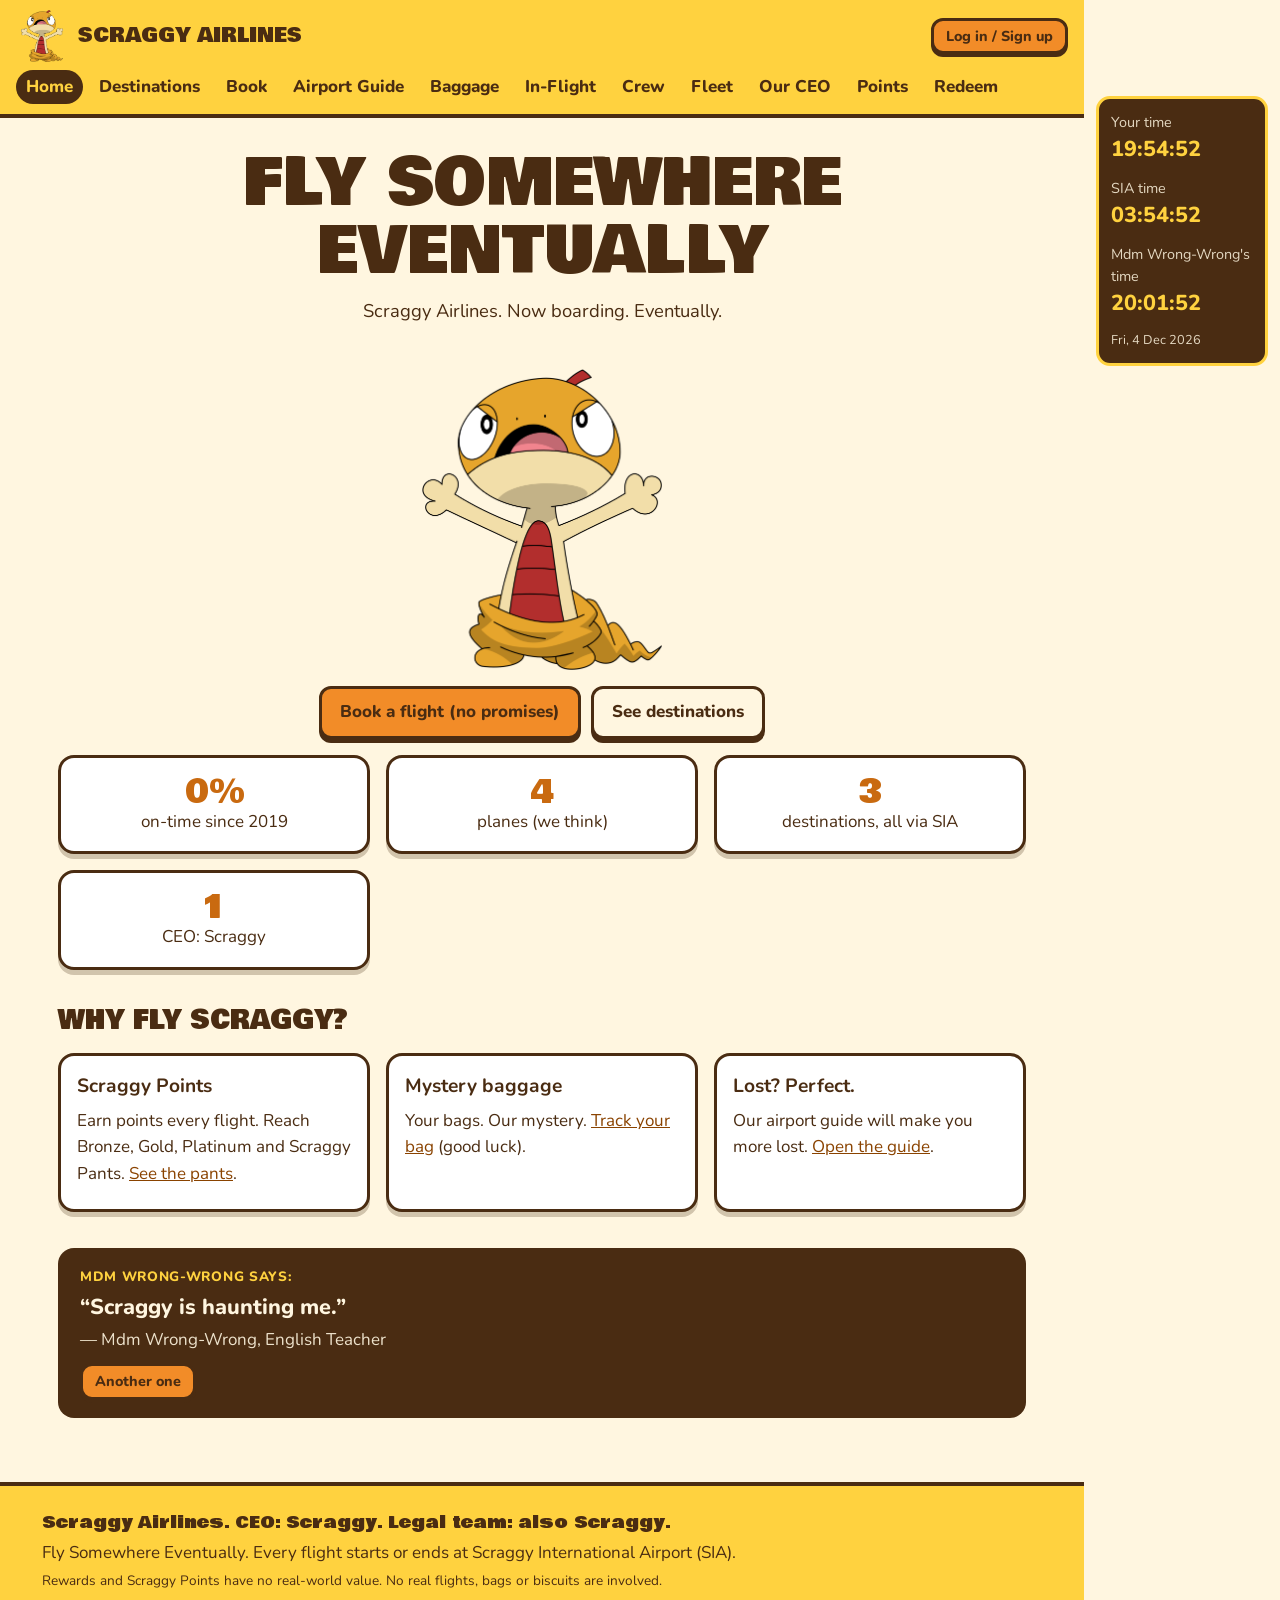
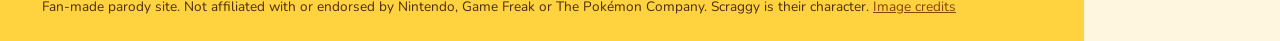
<file: index.html>
<!doctype html>
<html lang="en">
<head>
<meta charset="utf-8">
<meta name="viewport" content="width=device-width, initial-scale=1">
<title>Home | Scraggy Airlines</title>
<meta name="description" content="Scraggy Airlines: fly somewhere eventually. A funny parody airline.">
<link rel="icon" href="assets/favicon.svg" type="image/svg+xml">
<link rel="preconnect" href="https://fonts.googleapis.com">
<link rel="preconnect" href="https://fonts.gstatic.com" crossorigin>
<link href="https://fonts.googleapis.com/css2?family=Bowlby+One&family=Nunito:wght@400;700;800&display=swap" rel="stylesheet">
<link rel="stylesheet" href="css/styles.css">
</head>
<body data-page="home">
<a class="skip" href="#main">Skip to content</a>
<header id="site-header" class="site-header"></header>
<main id="main">
<section class="hero">
<h1 class="headline">FLY SOMEWHERE<br>EVENTUALLY</h1>
<p class="sub">Scraggy Airlines. Now boarding. Eventually.</p>
</section>
<img data-mascot class="hero-mascot" alt="Scraggy, our CEO" width="240" height="240">
<div class="actions">
<a class="btn" href="book.html">Book a flight (no promises)</a>
<a class="btn secondary" href="destinations.html">See destinations</a>
</div>
<div class="grid" aria-label="Scraggy Airlines by the numbers">
<div class="card stat"><span class="big">0%</span>on-time since 2019</div>
<div class="card stat"><span class="big">4</span>planes (we think)</div>
<div class="card stat"><span class="big">3</span>destinations, all via SIA</div>
<div class="card stat"><span class="big">1</span>CEO: Scraggy</div>
</div>
<h2>Why fly Scraggy?</h2>
<div class="grid">
<div class="card"><h3>Scraggy Points</h3><p>Earn points every flight. Reach Bronze, Gold, Platinum and Scraggy Pants. <a href="points.html">See the pants</a>.</p></div>
<div class="card"><h3>Mystery baggage</h3><p>Your bags. Our mystery. <a href="baggage.html">Track your bag</a> (good luck).</p></div>
<div class="card"><h3>Lost? Perfect.</h3><p>Our airport guide will make you more lost. <a href="airport.html">Open the guide</a>.</p></div>
</div>
<aside id="wrong-wrong" class="quote" data-page="home" aria-label="A quote from Mdm Wrong-Wrong"></aside>
</main>
<footer id="site-footer" class="site-footer"></footer>
<noscript><p style="text-align:center;padding:16px">This site needs JavaScript. Scraggy Airlines needs many things.</p></noscript>
<script type="module" src="js/main.js"></script>

</body>
</html>
</file>
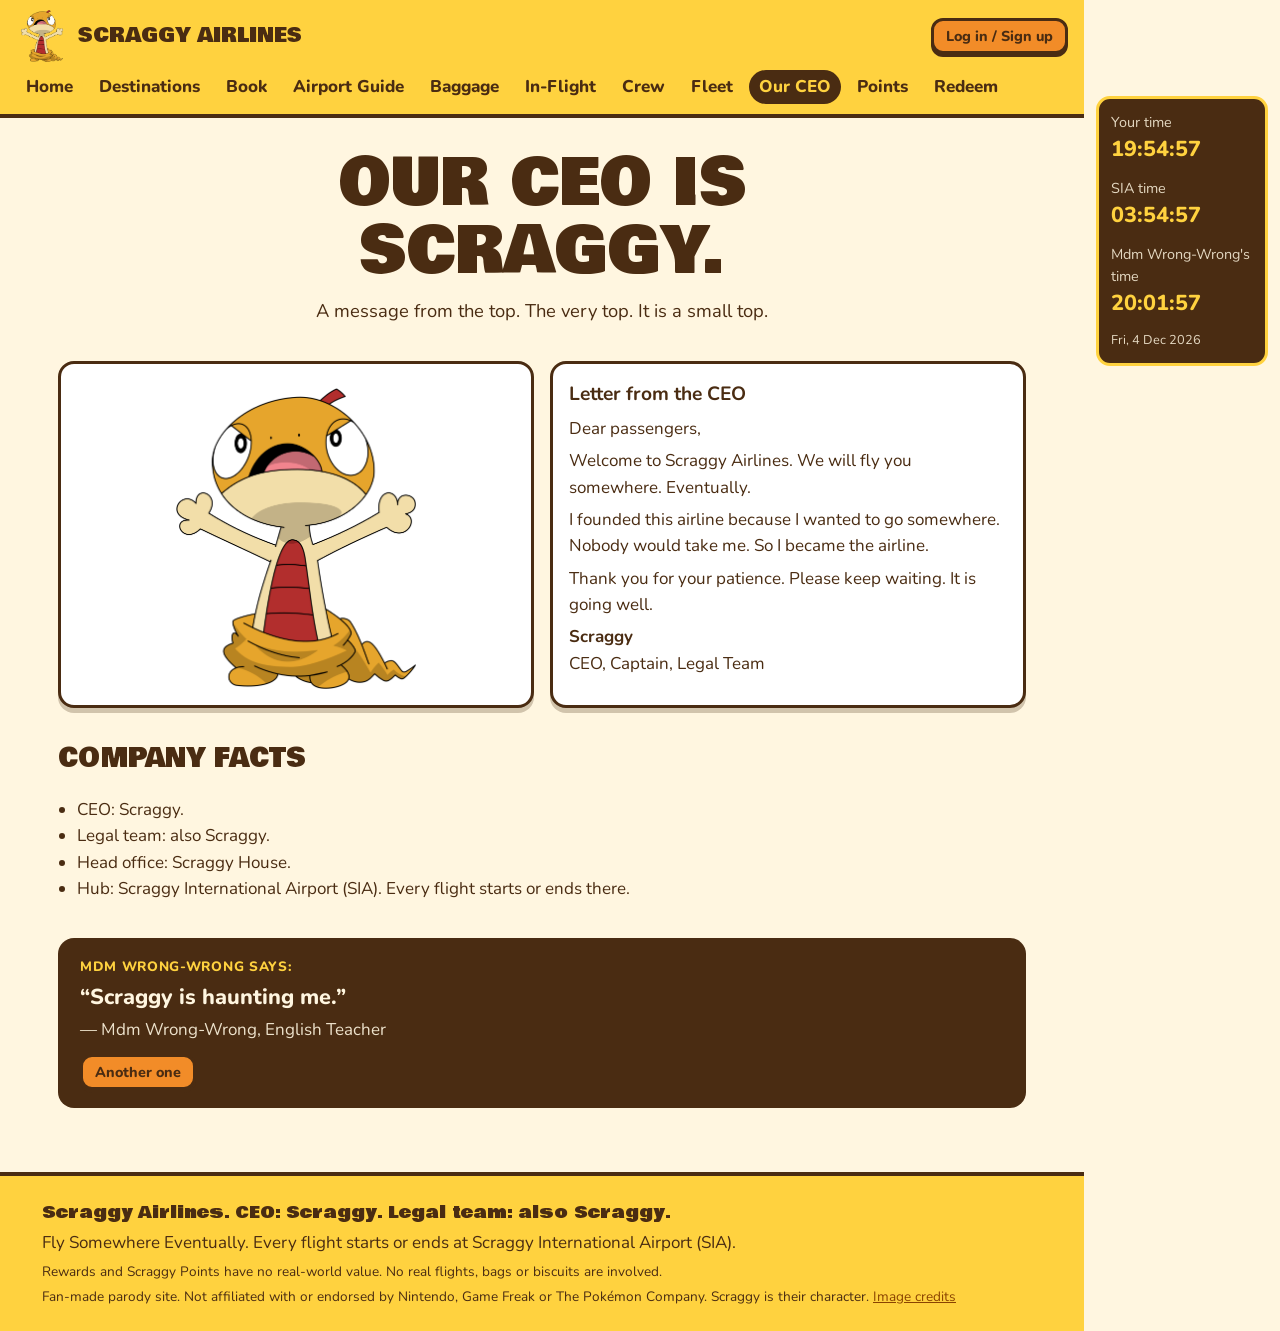
<file: about.html>
<!doctype html>
<html lang="en">
<head>
<meta charset="utf-8">
<meta name="viewport" content="width=device-width, initial-scale=1">
<title>Our CEO | Scraggy Airlines</title>
<meta name="description" content="A letter from Scraggy, CEO of Scraggy Airlines.">
<link rel="icon" href="assets/favicon.svg" type="image/svg+xml">
<link rel="preconnect" href="https://fonts.googleapis.com">
<link rel="preconnect" href="https://fonts.gstatic.com" crossorigin>
<link href="https://fonts.googleapis.com/css2?family=Bowlby+One&family=Nunito:wght@400;700;800&display=swap" rel="stylesheet">
<link rel="stylesheet" href="css/styles.css">
</head>
<body data-page="about">
<a class="skip" href="#main">Skip to content</a>
<header id="site-header" class="site-header"></header>
<main id="main">
<section class="hero">
<h1 class="headline">OUR CEO IS<br>SCRAGGY.</h1>
<p class="sub">A message from the top. The very top. It is a small top.</p>
</section>
<div class="grid">
<div class="card"><img data-mascot alt="Scraggy, CEO" width="200" height="200" class="hero-mascot"></div>
<div class="card"><h3>Letter from the CEO</h3>
<p>Dear passengers,</p>
<p>Welcome to Scraggy Airlines. We will fly you somewhere. Eventually.</p>
<p>I founded this airline because I wanted to go somewhere. Nobody would take me. So I became the airline.</p>
<p>Thank you for your patience. Please keep waiting. It is going well.</p>
<p><strong>Scraggy</strong><br>CEO, Captain, Legal Team</p></div>
</div>
<h2>Company facts</h2>
<ul class="plain">
<li>CEO: Scraggy.</li>
<li>Legal team: also Scraggy.</li>
<li>Head office: Scraggy House.</li>
<li>Hub: Scraggy International Airport (SIA). Every flight starts or ends there.</li>
</ul>
<aside id="wrong-wrong" class="quote" data-page="about" aria-label="A quote from Mdm Wrong-Wrong"></aside>
</main>
<footer id="site-footer" class="site-footer"></footer>
<noscript><p style="text-align:center;padding:16px">This site needs JavaScript. Scraggy Airlines needs many things.</p></noscript>
<script type="module" src="js/main.js"></script>

</body>
</html>
</file>
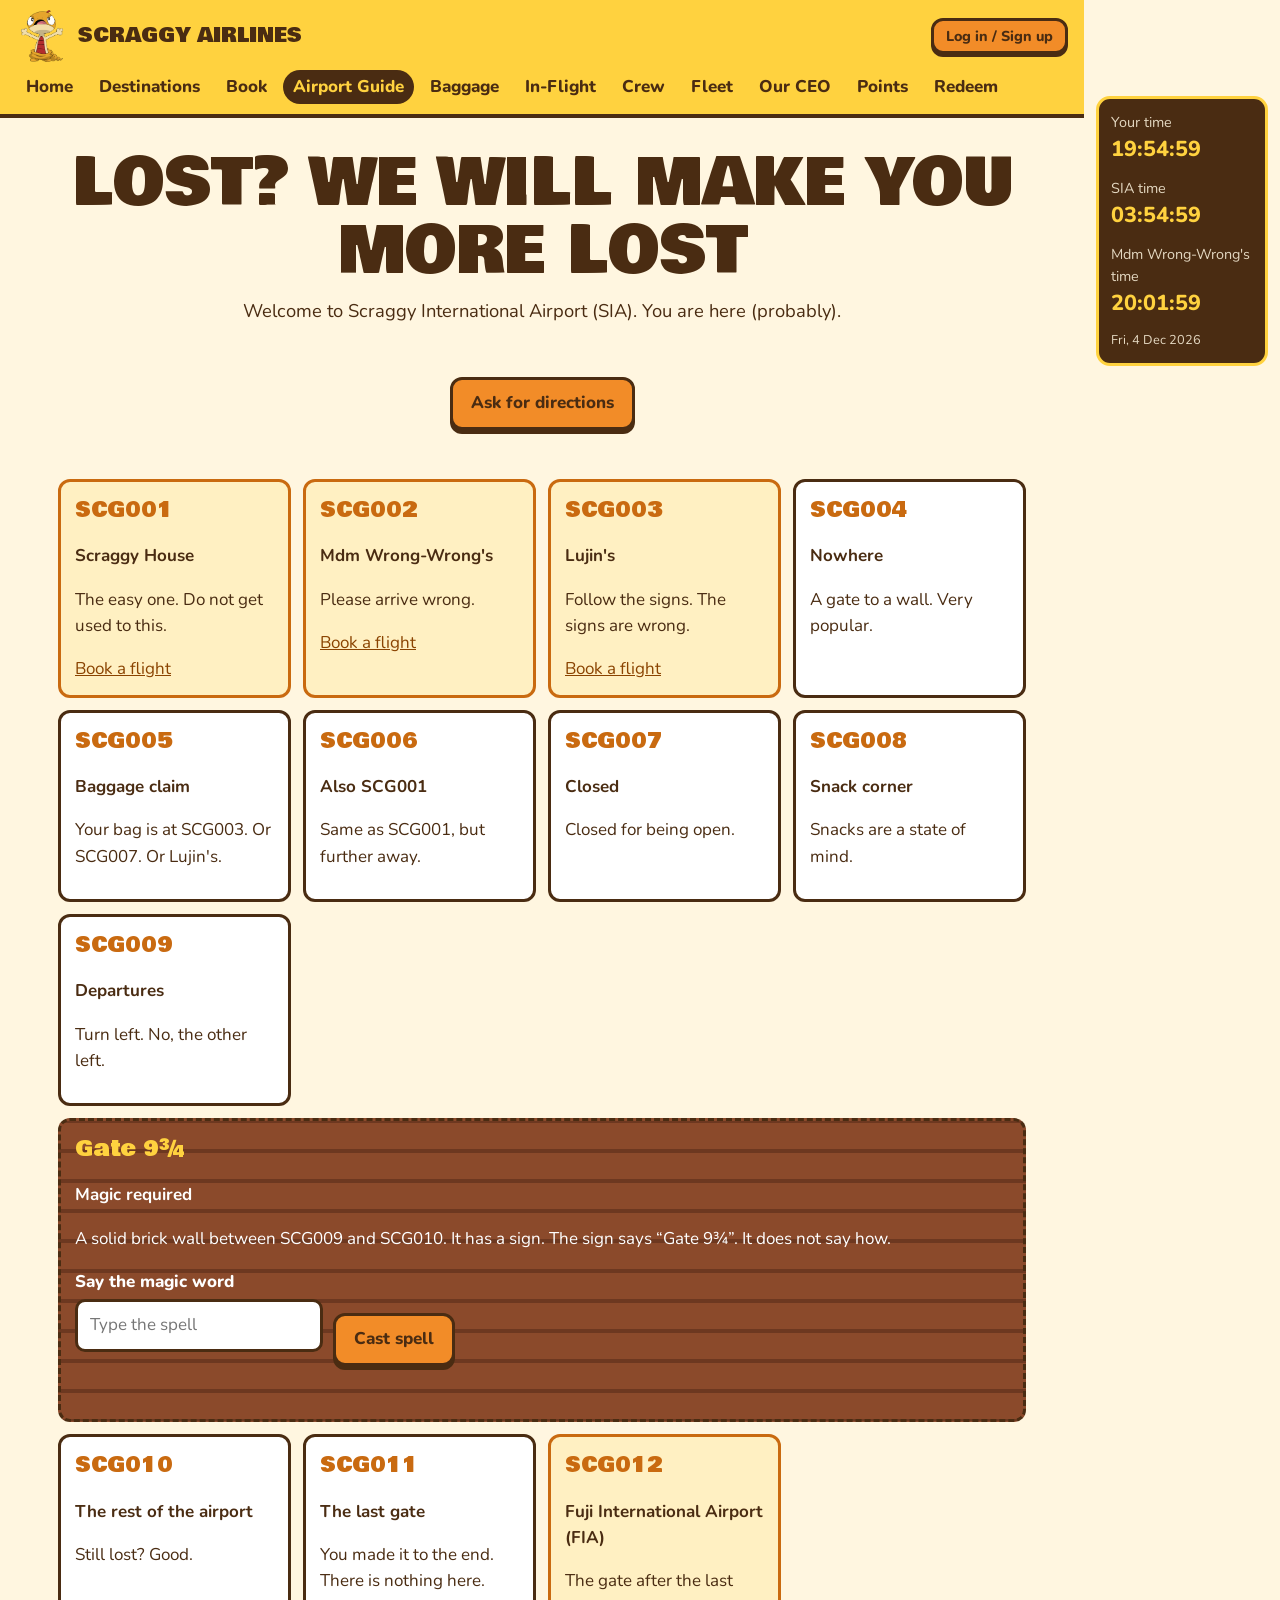
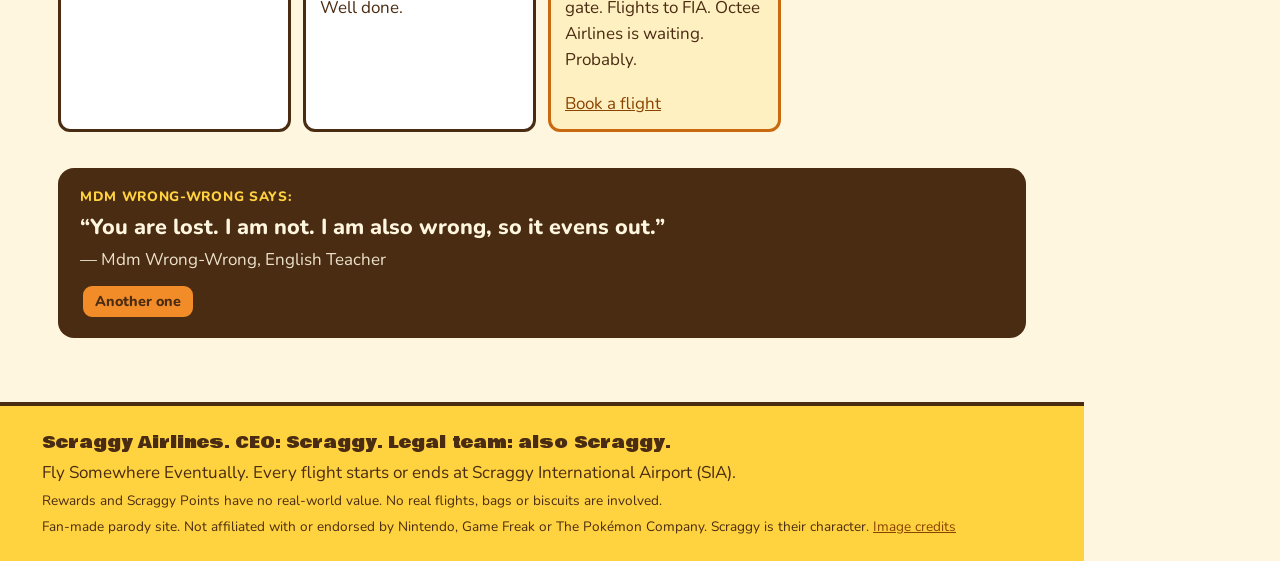
<file: airport.html>
<!doctype html>
<html lang="en">
<head>
<meta charset="utf-8">
<meta name="viewport" content="width=device-width, initial-scale=1">
<title>Airport Guide | Scraggy Airlines</title>
<meta name="description" content="The Scraggy International Airport (SIA) guide: gates SCG001 to SCG012 and a secret Gate 9¾.">
<link rel="icon" href="assets/favicon.svg" type="image/svg+xml">
<link rel="preconnect" href="https://fonts.googleapis.com">
<link rel="preconnect" href="https://fonts.gstatic.com" crossorigin>
<link href="https://fonts.googleapis.com/css2?family=Bowlby+One&family=Nunito:wght@400;700;800&display=swap" rel="stylesheet">
<link rel="stylesheet" href="css/styles.css">
</head>
<body data-page="airport">
<a class="skip" href="#main">Skip to content</a>
<header id="site-header" class="site-header"></header>
<main id="main">
<section class="hero">
<h1 class="headline">LOST? WE WILL MAKE YOU MORE LOST</h1>
<p class="sub">Welcome to Scraggy International Airport (SIA). You are here (probably).</p>
</section>
<div class="actions"><button class="btn" id="directions-btn" type="button">Ask for directions</button></div>
<p id="directions-out" class="msg center" role="status"></p>
<ul id="gate-list" class="gates" aria-label="Gates"></ul>
<aside id="wrong-wrong" class="quote" data-page="airport" aria-label="A quote from Mdm Wrong-Wrong"></aside>
</main>
<footer id="site-footer" class="site-footer"></footer>
<noscript><p style="text-align:center;padding:16px">This site needs JavaScript. Scraggy Airlines needs many things.</p></noscript>
<script type="module" src="js/main.js"></script>
<script type="module" src="js/airport.js"></script>
</body>
</html>
</file>
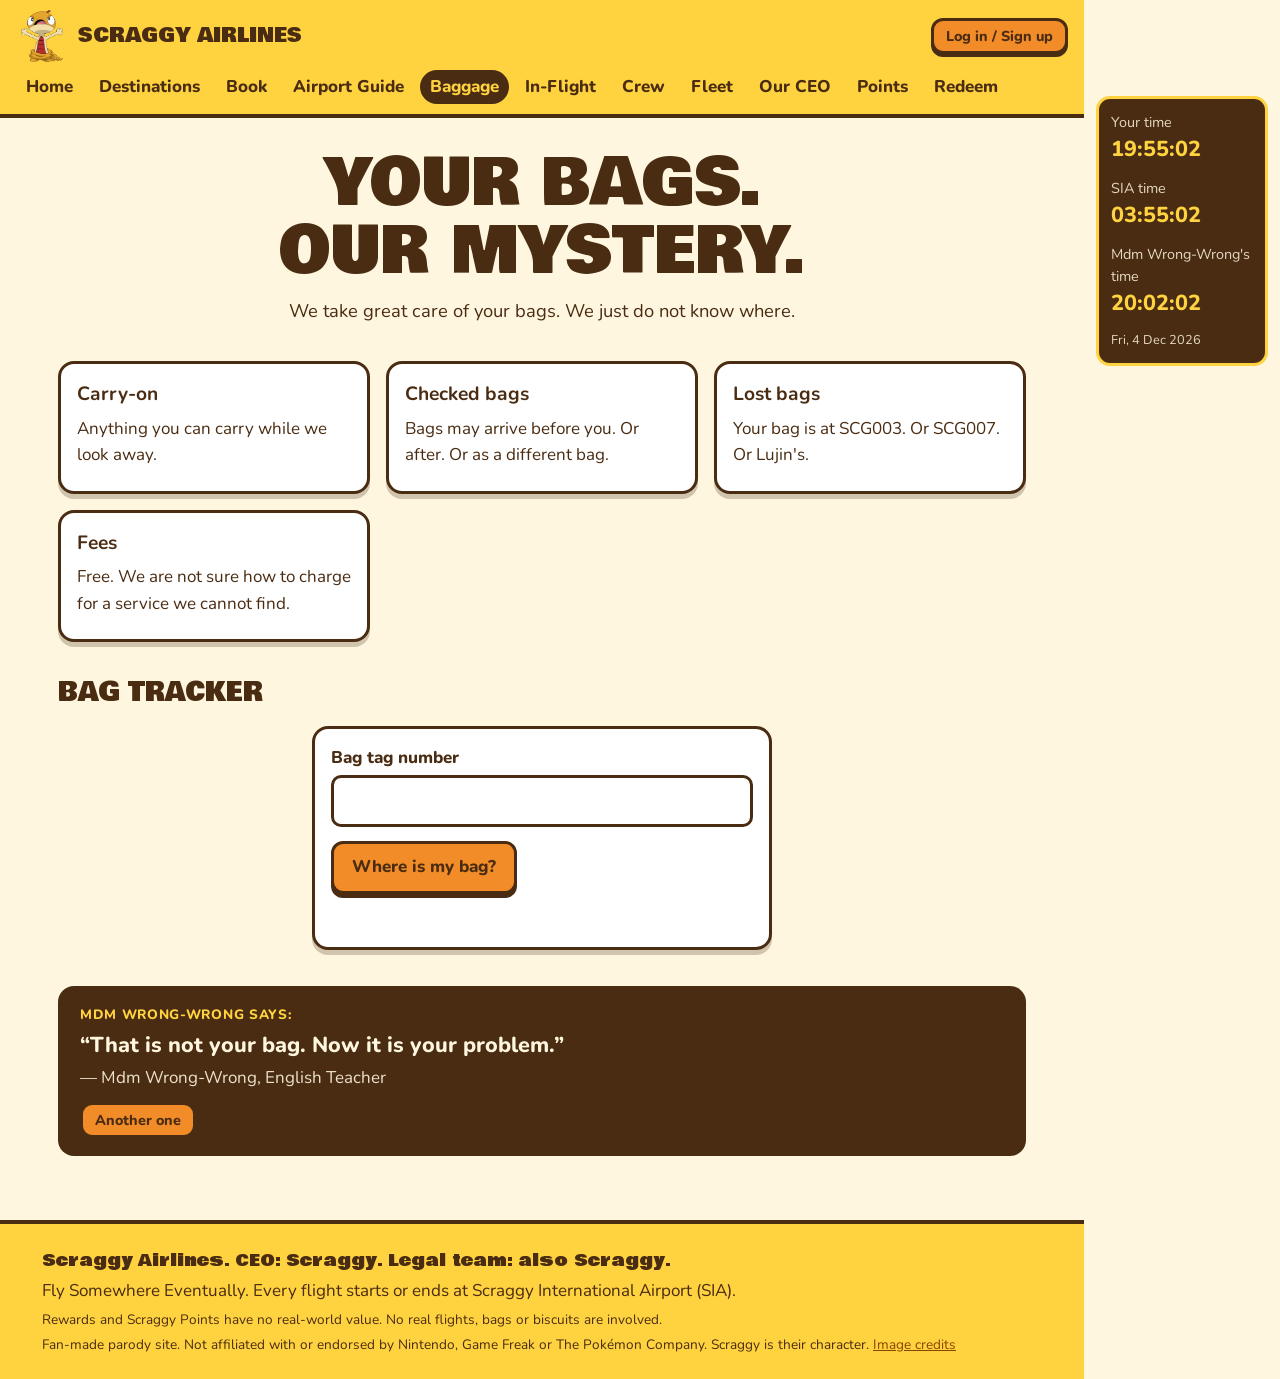
<file: baggage.html>
<!doctype html>
<html lang="en">
<head>
<meta charset="utf-8">
<meta name="viewport" content="width=device-width, initial-scale=1">
<title>Baggage | Scraggy Airlines</title>
<meta name="description" content="Scraggy Airlines baggage policy: your bags, our mystery.">
<link rel="icon" href="assets/favicon.svg" type="image/svg+xml">
<link rel="preconnect" href="https://fonts.googleapis.com">
<link rel="preconnect" href="https://fonts.gstatic.com" crossorigin>
<link href="https://fonts.googleapis.com/css2?family=Bowlby+One&family=Nunito:wght@400;700;800&display=swap" rel="stylesheet">
<link rel="stylesheet" href="css/styles.css">
</head>
<body data-page="baggage">
<a class="skip" href="#main">Skip to content</a>
<header id="site-header" class="site-header"></header>
<main id="main">
<section class="hero">
<h1 class="headline">YOUR BAGS.<br>OUR MYSTERY.</h1>
<p class="sub">We take great care of your bags. We just do not know where.</p>
</section>
<div class="grid">
<div class="card"><h3>Carry-on</h3><p>Anything you can carry while we look away.</p></div>
<div class="card"><h3>Checked bags</h3><p>Bags may arrive before you. Or after. Or as a different bag.</p></div>
<div class="card"><h3>Lost bags</h3><p>Your bag is at SCG003. Or SCG007. Or Lujin's.</p></div>
<div class="card"><h3>Fees</h3><p>Free. We are not sure how to charge for a service we cannot find.</p></div>
</div>
<h2>Bag tracker</h2>
<form id="track-form" class="card narrow" novalidate>
<div class="field"><label for="tag">Bag tag number</label><input type="text" id="tag" name="tag" maxlength="20" autocomplete="off"></div>
<button class="btn" type="submit">Where is my bag?</button>
<p id="track-out" class="msg" role="status"></p>
</form>
<aside id="wrong-wrong" class="quote" data-page="baggage" aria-label="A quote from Mdm Wrong-Wrong"></aside>
</main>
<footer id="site-footer" class="site-footer"></footer>
<noscript><p style="text-align:center;padding:16px">This site needs JavaScript. Scraggy Airlines needs many things.</p></noscript>
<script type="module" src="js/main.js"></script>
<script type="module" src="js/baggage.js"></script>
</body>
</html>
</file>
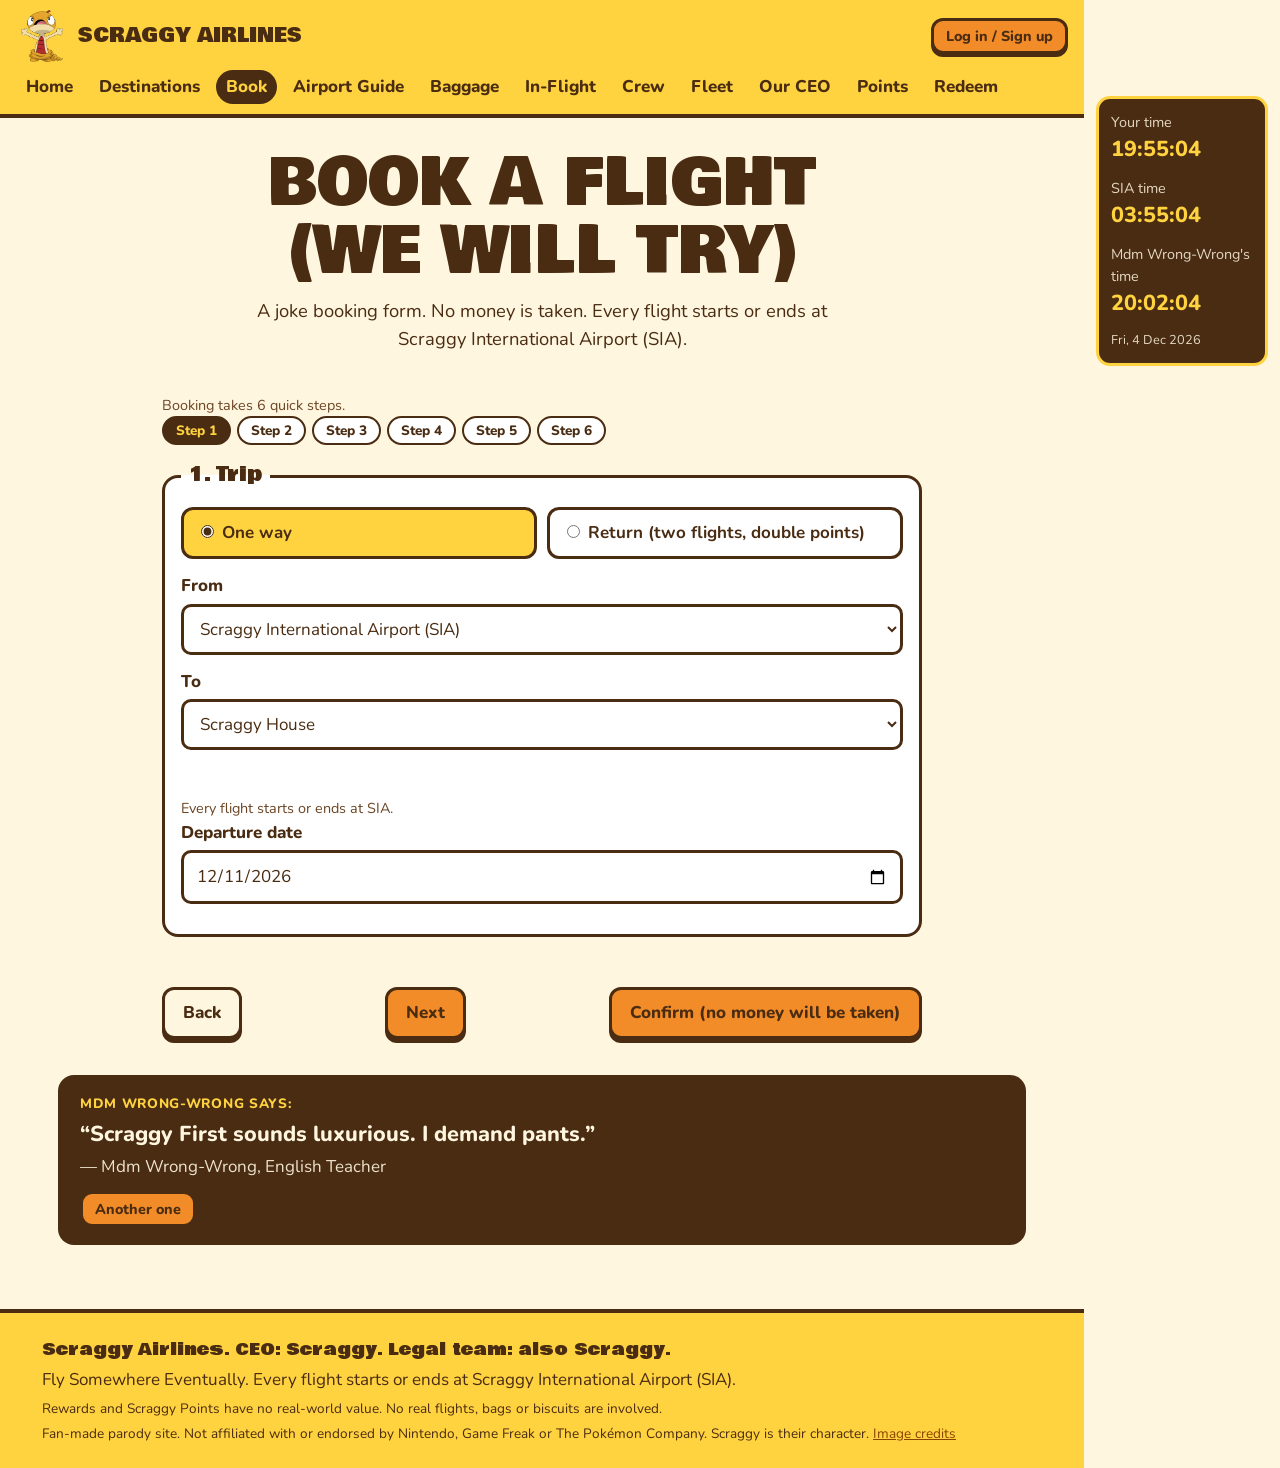
<file: book.html>
<!doctype html>
<html lang="en">
<head>
<meta charset="utf-8">
<meta name="viewport" content="width=device-width, initial-scale=1">
<title>Book a Flight | Scraggy Airlines</title>
<meta name="description" content="Book a fake flight with Scraggy Airlines and earn Scraggy Points. Every flight starts or ends at SIA.">
<link rel="icon" href="assets/favicon.svg" type="image/svg+xml">
<link rel="preconnect" href="https://fonts.googleapis.com">
<link rel="preconnect" href="https://fonts.gstatic.com" crossorigin>
<link href="https://fonts.googleapis.com/css2?family=Bowlby+One&family=Nunito:wght@400;700;800&display=swap" rel="stylesheet">
<link rel="stylesheet" href="css/styles.css">
</head>
<body data-page="book">
<a class="skip" href="#main">Skip to content</a>
<header id="site-header" class="site-header"></header>
<main id="main">
<section class="hero">
<h1 class="headline">BOOK A FLIGHT<br>(WE WILL TRY)</h1>
<p class="sub">A joke booking form. No money is taken. Every flight starts or ends at Scraggy International Airport (SIA).</p>
</section>
<div id="book-app" class="narrow" style="max-width:760px">
<p class="hint">Booking takes <span id="step-total"></span> quick steps.</p>
<ol id="steps-nav" class="steps" aria-label="Booking steps"></ol>
<form id="book-form" novalidate>
<fieldset data-step="1"><legend>1. Trip</legend>
<div class="options" role="radiogroup" aria-label="Trip type">
<label class="opt"><input type="radio" name="tripType" value="oneway" checked>One way</label>
<label class="opt"><input type="radio" name="tripType" value="return">Return (two flights, double points)</label>
</div>
<div class="field" style="margin-top:14px"><label for="from">From</label><select id="from" name="from"></select></div>
<div class="field"><label for="to">To</label><select id="to" name="to"></select></div>
<p id="route-msg" class="msg" role="alert"></p>
<p class="hint">Every flight starts or ends at SIA.</p>
<div class="field"><label for="date">Departure date</label><input type="date" id="date" name="date"></div>
<div class="field" id="return-field" hidden><label for="returnDate">Return date</label><input type="date" id="returnDate" name="returnDate"></div>
</fieldset>
<fieldset data-step="2" hidden><legend>2. Aircraft</legend><div id="aircraft-options" class="options" role="radiogroup" aria-label="Aircraft"></div></fieldset>
<fieldset data-step="3" hidden><legend>3. Class</legend><div id="class-options" class="options" role="radiogroup" aria-label="Class"></div></fieldset>
<fieldset data-step="4" hidden><legend>4. Passenger</legend>
<div class="field"><label for="name">Passenger name</label><input type="text" id="name" name="name" maxlength="40" autocomplete="off"><p class="hint">A fake name is fine.</p></div>
<div class="field"><label for="seat">Seat</label><select id="seat" name="seat"><option value="window">Window</option><option value="aisle">Aisle</option><option value="somewhere" selected>Somewhere</option></select></div>
<div class="field"><label for="snack">Snack</label><select id="snack" name="snack"></select><p id="snack-hint" class="hint"></p></div>
<div class="field"><label for="bags">Bags</label><select id="bags" name="bags"><option>0</option><option selected>1</option><option>2</option><option>3</option><option>4</option><option>5</option></select><p class="hint">Bags will be lost in 1 to 5 places.</p></div>
</fieldset>
<fieldset data-step="5" hidden><legend>5. Fun extras</legend>
<div class="field"><label for="reason">Reason for travelling</label><select id="reason" name="reason"></select></div>
<label class="check"><input type="checkbox" name="t1">I accept that Scraggy is the CEO.</label>
<label class="check"><input type="checkbox" name="t2">I accept that we may go somewhere else eventually.</label>
</fieldset>
<fieldset data-step="6" hidden><legend>6. Review and confirm</legend>
<dl id="review" class="review"></dl>
<p id="login-note" class="note" hidden>You are not logged in. Log in or sign up to confirm and earn points. Your answers will be kept.</p>
</fieldset>
<p id="step-msg" class="msg" role="alert"></p>
<div class="form-nav">
<button type="button" class="btn secondary" id="btn-back" hidden>Back</button>
<button type="button" class="btn" id="btn-next">Next</button>
<button type="button" class="btn" id="btn-confirm" hidden>Confirm (no money will be taken)</button>
</div>
</form>
<div id="book-result" hidden></div>
</div>
<aside id="wrong-wrong" class="quote" data-page="book" aria-label="A quote from Mdm Wrong-Wrong"></aside>
</main>
<footer id="site-footer" class="site-footer"></footer>
<noscript><p style="text-align:center;padding:16px">This site needs JavaScript. Scraggy Airlines needs many things.</p></noscript>
<script type="module" src="js/main.js"></script>
<script type="module" src="js/book.js"></script>
</body>
</html>
</file>
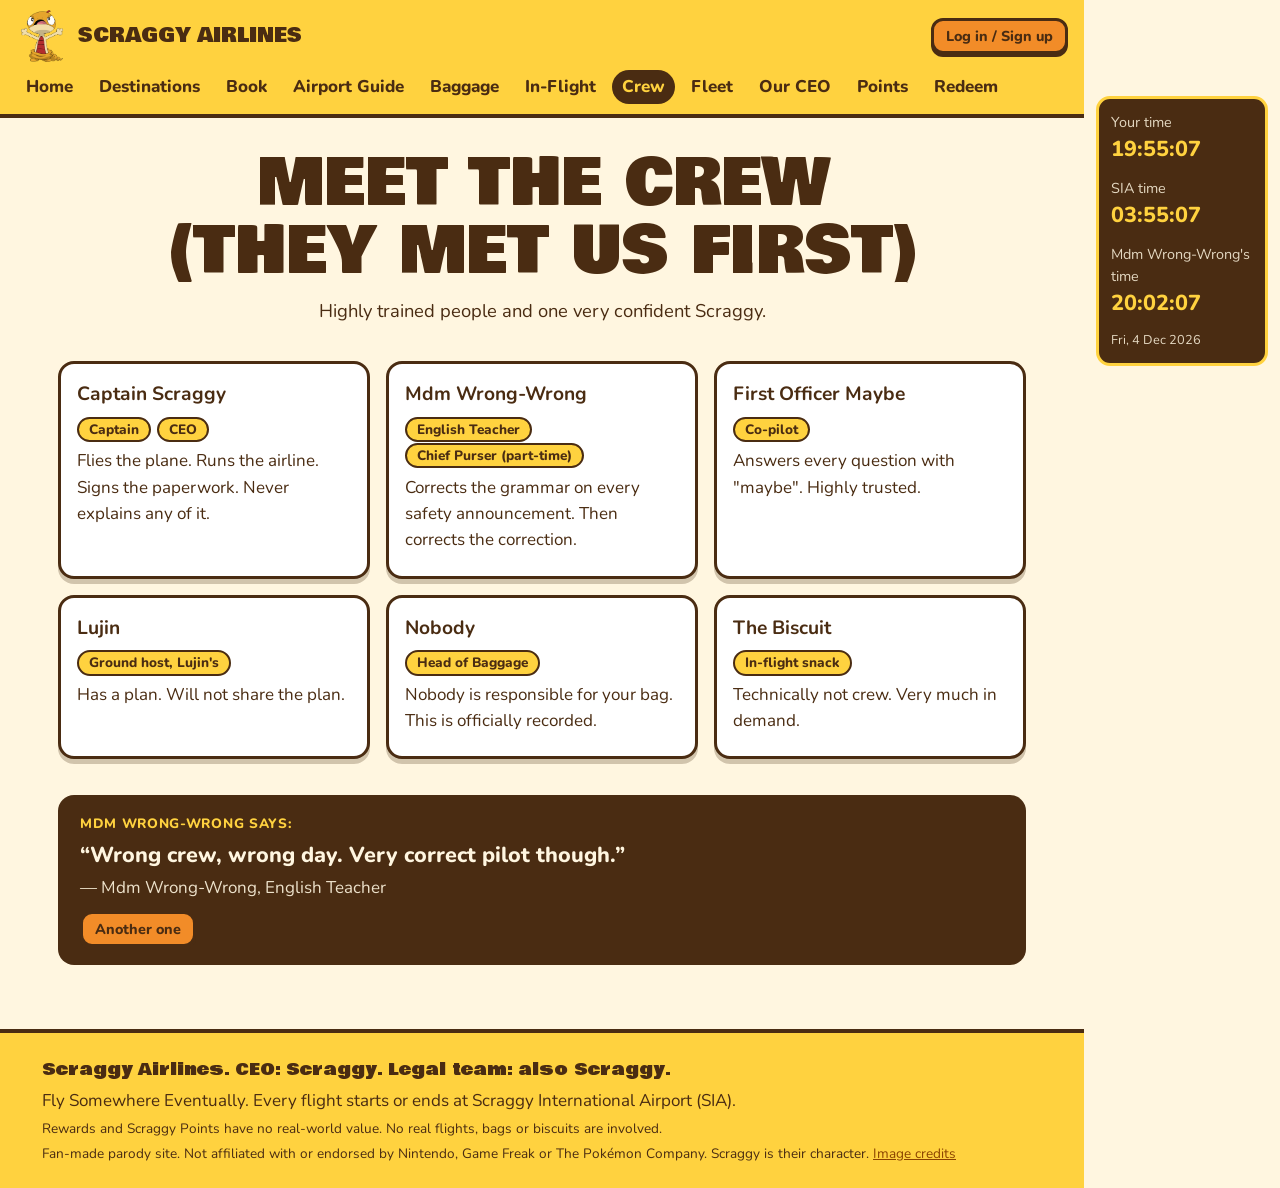
<file: crew.html>
<!doctype html>
<html lang="en">
<head>
<meta charset="utf-8">
<meta name="viewport" content="width=device-width, initial-scale=1">
<title>Crew | Scraggy Airlines</title>
<meta name="description" content="Meet the Scraggy Airlines crew, led by Captain Scraggy.">
<link rel="icon" href="assets/favicon.svg" type="image/svg+xml">
<link rel="preconnect" href="https://fonts.googleapis.com">
<link rel="preconnect" href="https://fonts.gstatic.com" crossorigin>
<link href="https://fonts.googleapis.com/css2?family=Bowlby+One&family=Nunito:wght@400;700;800&display=swap" rel="stylesheet">
<link rel="stylesheet" href="css/styles.css">
</head>
<body data-page="crew">
<a class="skip" href="#main">Skip to content</a>
<header id="site-header" class="site-header"></header>
<main id="main">
<section class="hero">
<h1 class="headline">MEET THE CREW<br>(THEY MET US FIRST)</h1>
<p class="sub">Highly trained people and one very confident Scraggy.</p>
</section>
<div class="grid">
<article class="card"><h3>Captain Scraggy</h3><p><span class="tag">Captain</span><span class="tag">CEO</span></p><p>Flies the plane. Runs the airline. Signs the paperwork. Never explains any of it.</p></article>
<article class="card"><h3>Mdm Wrong-Wrong</h3><p><span class="tag">English Teacher</span><span class="tag">Chief Purser (part-time)</span></p><p>Corrects the grammar on every safety announcement. Then corrects the correction.</p></article>
<article class="card"><h3>First Officer Maybe</h3><p><span class="tag">Co-pilot</span></p><p>Answers every question with "maybe". Highly trusted.</p></article>
<article class="card"><h3>Lujin</h3><p><span class="tag">Ground host, Lujin's</span></p><p>Has a plan. Will not share the plan.</p></article>
<article class="card"><h3>Nobody</h3><p><span class="tag">Head of Baggage</span></p><p>Nobody is responsible for your bag. This is officially recorded.</p></article>
<article class="card"><h3>The Biscuit</h3><p><span class="tag">In-flight snack</span></p><p>Technically not crew. Very much in demand.</p></article>
</div>
<aside id="wrong-wrong" class="quote" data-page="crew" aria-label="A quote from Mdm Wrong-Wrong"></aside>
</main>
<footer id="site-footer" class="site-footer"></footer>
<noscript><p style="text-align:center;padding:16px">This site needs JavaScript. Scraggy Airlines needs many things.</p></noscript>
<script type="module" src="js/main.js"></script>

</body>
</html>
</file>
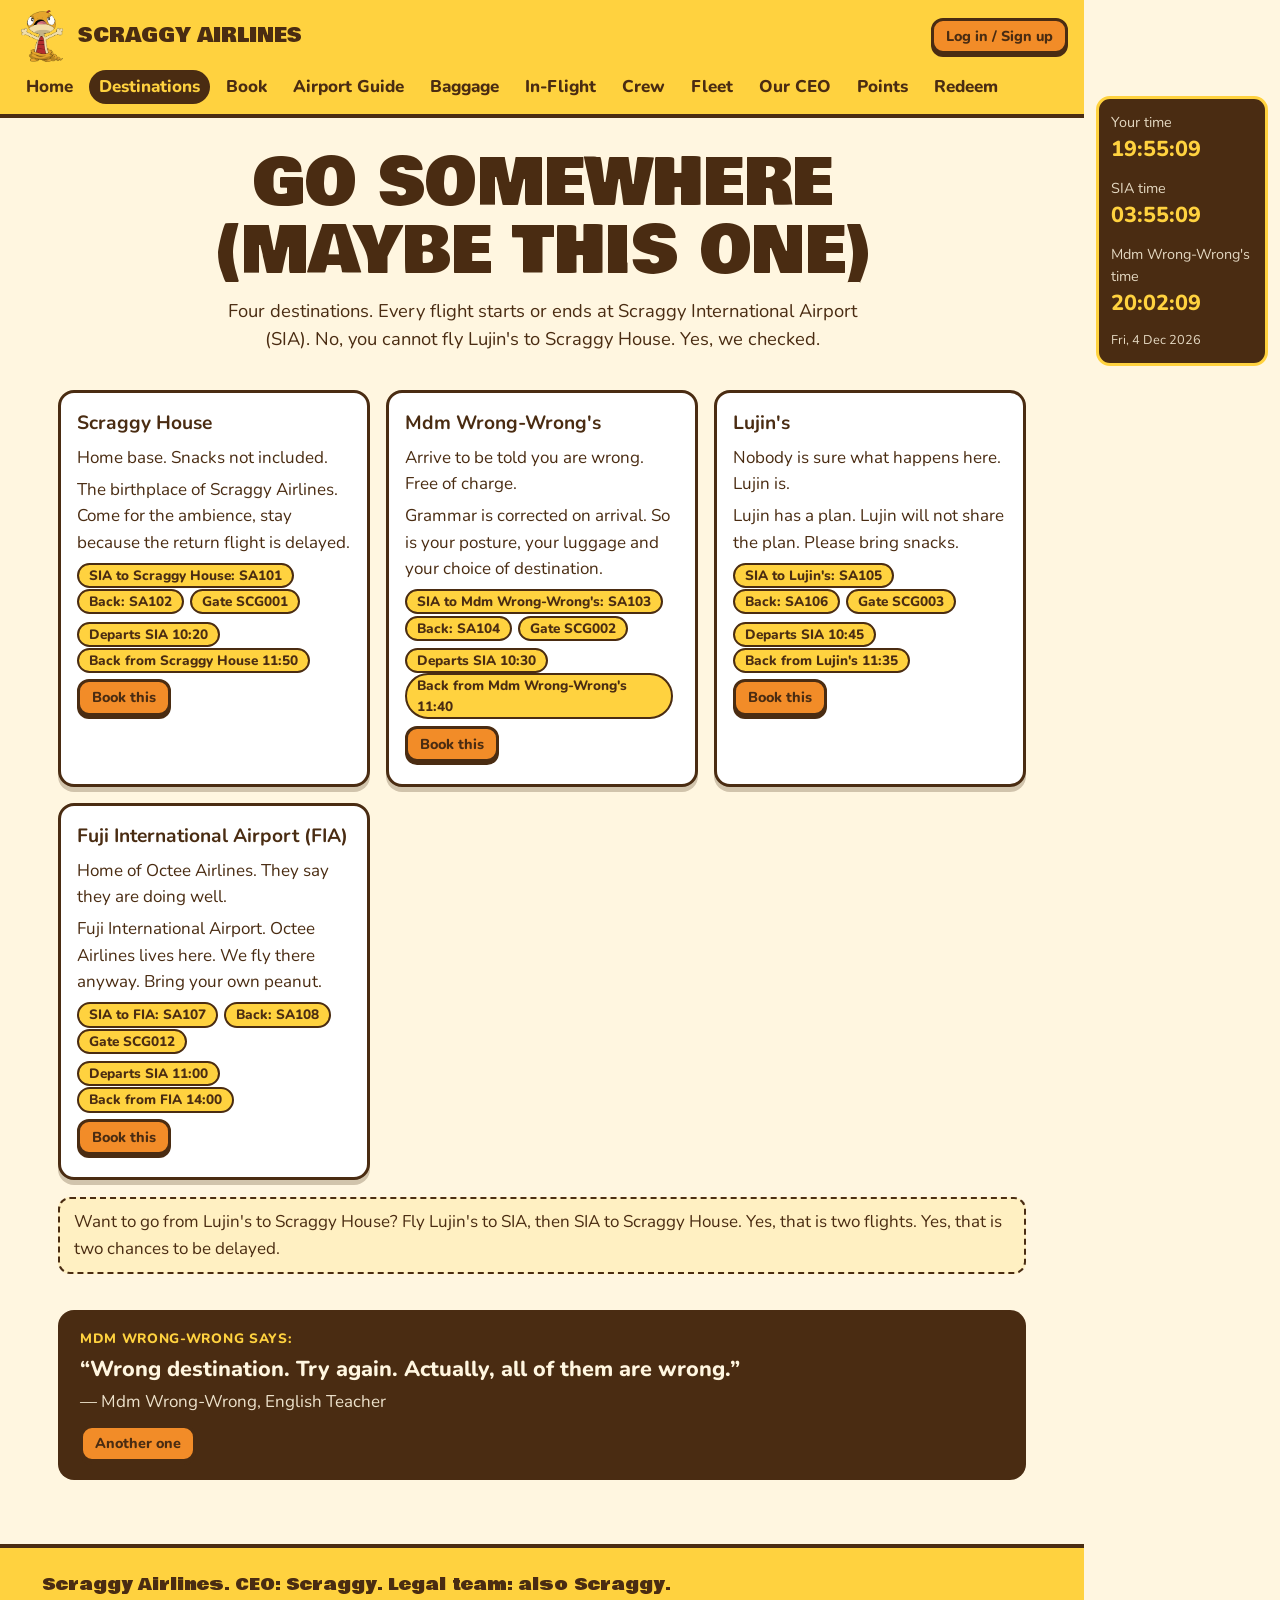
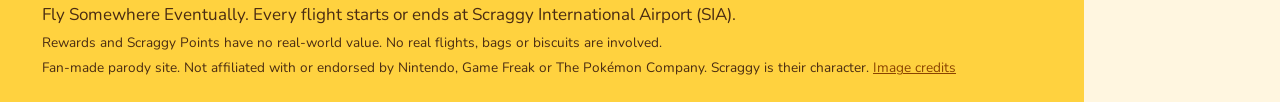
<file: destinations.html>
<!doctype html>
<html lang="en">
<head>
<meta charset="utf-8">
<meta name="viewport" content="width=device-width, initial-scale=1">
<title>Destinations | Scraggy Airlines</title>
<meta name="description" content="Scraggy House, Mdm Wrong-Wrong's, Lujin's and Fuji International Airport (FIA). All flights go via Scraggy International Airport (SIA).">
<link rel="icon" href="assets/favicon.svg" type="image/svg+xml">
<link rel="preconnect" href="https://fonts.googleapis.com">
<link rel="preconnect" href="https://fonts.gstatic.com" crossorigin>
<link href="https://fonts.googleapis.com/css2?family=Bowlby+One&family=Nunito:wght@400;700;800&display=swap" rel="stylesheet">
<link rel="stylesheet" href="css/styles.css">
</head>
<body data-page="destinations">
<a class="skip" href="#main">Skip to content</a>
<header id="site-header" class="site-header"></header>
<main id="main">
<section class="hero">
<h1 class="headline">GO SOMEWHERE<br>(MAYBE THIS ONE)</h1>
<p class="sub">Four destinations. Every flight starts or ends at Scraggy International Airport (SIA). No, you cannot fly Lujin's to Scraggy House. Yes, we checked.</p>
</section>
<div class="grid">
<article class="card"><h3>Scraggy House</h3><p>Home base. Snacks not included.</p>
<p>The birthplace of Scraggy Airlines. Come for the ambience, stay because the return flight is delayed.</p>
<p><span class="tag">SIA to Scraggy House: SA101</span><span class="tag">Back: SA102</span><span class="tag">Gate SCG001</span></p>
<p><span class="tag">Departs SIA 10:20</span><span class="tag">Back from Scraggy House 11:50</span></p>
<p><a class="btn small-btn" href="book.html?to=scraggy-house">Book this</a></p></article>
<article class="card"><h3>Mdm Wrong-Wrong's</h3><p>Arrive to be told you are wrong. Free of charge.</p>
<p>Grammar is corrected on arrival. So is your posture, your luggage and your choice of destination.</p>
<p><span class="tag">SIA to Mdm Wrong-Wrong's: SA103</span><span class="tag">Back: SA104</span><span class="tag">Gate SCG002</span></p>
<p><span class="tag">Departs SIA 10:30</span><span class="tag">Back from Mdm Wrong-Wrong's 11:40</span></p>
<p><a class="btn small-btn" href="book.html?to=mdm-wrong-wrong">Book this</a></p></article>
<article class="card"><h3>Lujin's</h3><p>Nobody is sure what happens here. Lujin is.</p>
<p>Lujin has a plan. Lujin will not share the plan. Please bring snacks.</p>
<p><span class="tag">SIA to Lujin's: SA105</span><span class="tag">Back: SA106</span><span class="tag">Gate SCG003</span></p>
<p><span class="tag">Departs SIA 10:45</span><span class="tag">Back from Lujin's 11:35</span></p>
<p><a class="btn small-btn" href="book.html?to=lujin">Book this</a></p></article>
<article class="card"><h3>Fuji International Airport (FIA)</h3><p>Home of Octee Airlines. They say they are doing well.</p>
<p>Fuji International Airport. Octee Airlines lives here. We fly there anyway. Bring your own peanut.</p>
<p><span class="tag">SIA to FIA: SA107</span><span class="tag">Back: SA108</span><span class="tag">Gate SCG012</span></p>
<p><span class="tag">Departs SIA 11:00</span><span class="tag">Back from FIA 14:00</span></p>
<p><a class="btn small-btn" href="book.html?to=fia">Book this</a></p></article>
</div>
<p class="note">Want to go from Lujin's to Scraggy House? Fly Lujin's to SIA, then SIA to Scraggy House. Yes, that is two flights. Yes, that is two chances to be delayed.</p>
<aside id="wrong-wrong" class="quote" data-page="destinations" aria-label="A quote from Mdm Wrong-Wrong"></aside>
</main>
<footer id="site-footer" class="site-footer"></footer>
<noscript><p style="text-align:center;padding:16px">This site needs JavaScript. Scraggy Airlines needs many things.</p></noscript>
<script type="module" src="js/main.js"></script>

</body>
</html>
</file>
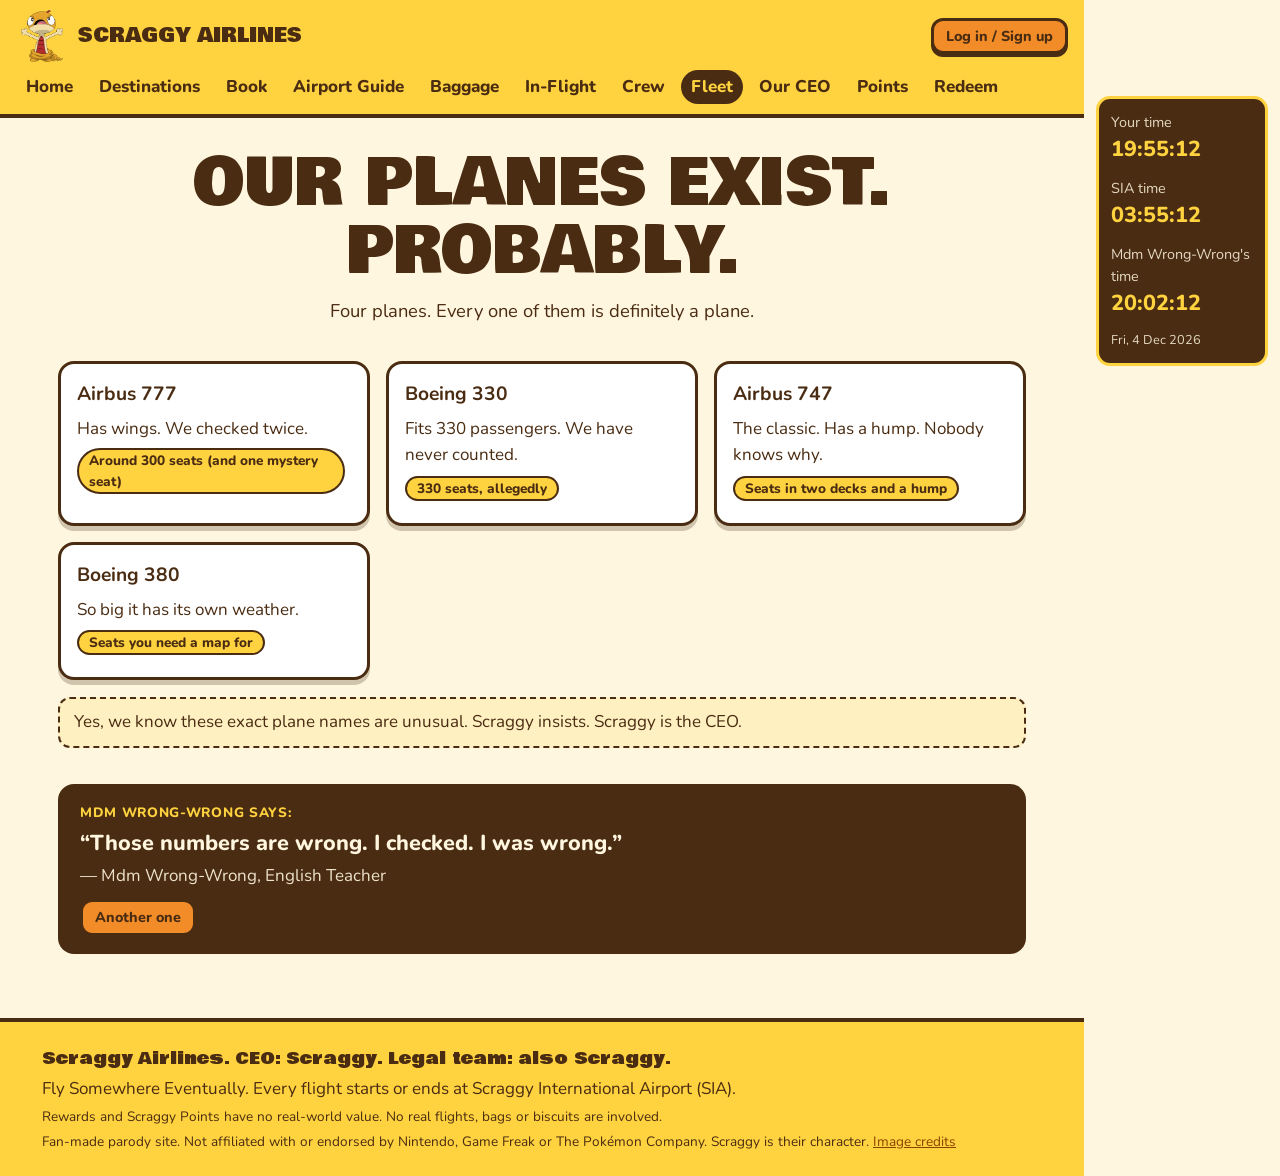
<file: fleet.html>
<!doctype html>
<html lang="en">
<head>
<meta charset="utf-8">
<meta name="viewport" content="width=device-width, initial-scale=1">
<title>Fleet | Scraggy Airlines</title>
<meta name="description" content="The Scraggy Airlines fleet: Airbus 777, Boeing 330, Airbus 747 and Boeing 380.">
<link rel="icon" href="assets/favicon.svg" type="image/svg+xml">
<link rel="preconnect" href="https://fonts.googleapis.com">
<link rel="preconnect" href="https://fonts.gstatic.com" crossorigin>
<link href="https://fonts.googleapis.com/css2?family=Bowlby+One&family=Nunito:wght@400;700;800&display=swap" rel="stylesheet">
<link rel="stylesheet" href="css/styles.css">
</head>
<body data-page="fleet">
<a class="skip" href="#main">Skip to content</a>
<header id="site-header" class="site-header"></header>
<main id="main">
<section class="hero">
<h1 class="headline">OUR PLANES EXIST.<br>PROBABLY.</h1>
<p class="sub">Four planes. Every one of them is definitely a plane.</p>
</section>
<div class="grid">
<article class="card"><h3>Airbus 777</h3><p>Has wings. We checked twice.</p><p><span class="tag">Around 300 seats (and one mystery seat)</span></p></article>
<article class="card"><h3>Boeing 330</h3><p>Fits 330 passengers. We have never counted.</p><p><span class="tag">330 seats, allegedly</span></p></article>
<article class="card"><h3>Airbus 747</h3><p>The classic. Has a hump. Nobody knows why.</p><p><span class="tag">Seats in two decks and a hump</span></p></article>
<article class="card"><h3>Boeing 380</h3><p>So big it has its own weather.</p><p><span class="tag">Seats you need a map for</span></p></article>
</div>
<p class="note">Yes, we know these exact plane names are unusual. Scraggy insists. Scraggy is the CEO.</p>
<aside id="wrong-wrong" class="quote" data-page="fleet" aria-label="A quote from Mdm Wrong-Wrong"></aside>
</main>
<footer id="site-footer" class="site-footer"></footer>
<noscript><p style="text-align:center;padding:16px">This site needs JavaScript. Scraggy Airlines needs many things.</p></noscript>
<script type="module" src="js/main.js"></script>

</body>
</html>
</file>
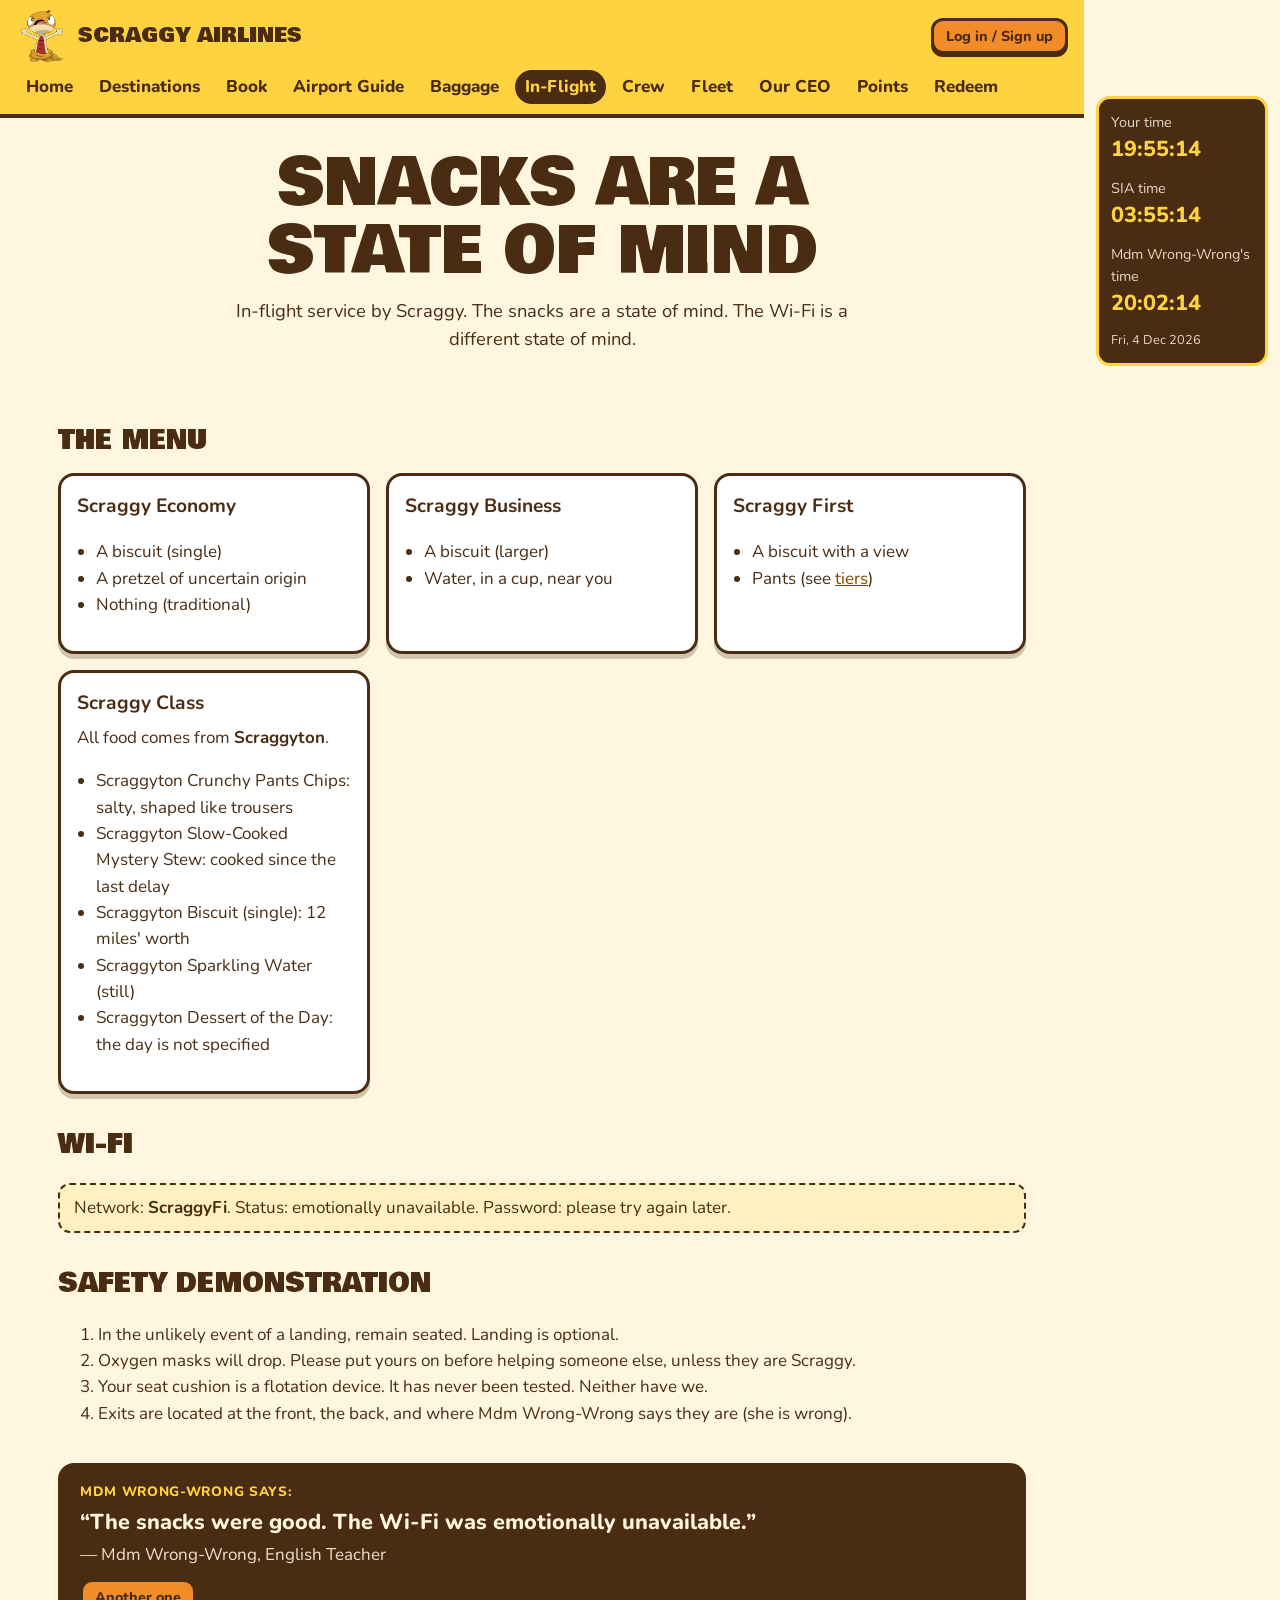
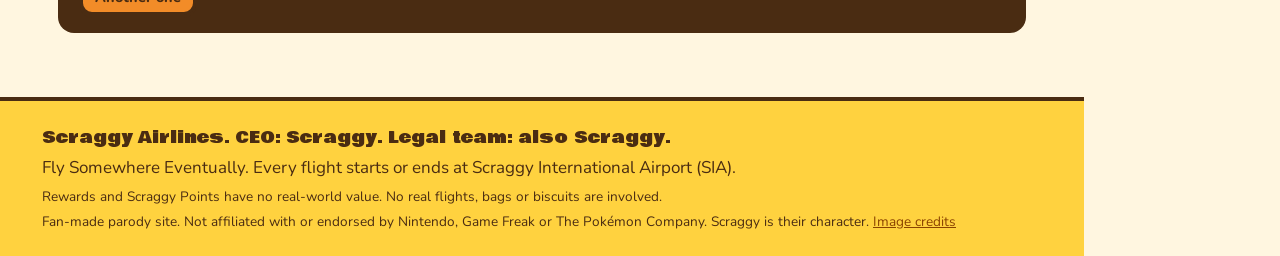
<file: inflight.html>
<!doctype html>
<html lang="en">
<head>
<meta charset="utf-8">
<meta name="viewport" content="width=device-width, initial-scale=1">
<title>In-Flight Service | Scraggy Airlines</title>
<meta name="description" content="Scraggy in-flight service: snacks, Wi-Fi and a safety demonstration. Scraggy Class food is from Scraggyton.">
<link rel="icon" href="assets/favicon.svg" type="image/svg+xml">
<link rel="preconnect" href="https://fonts.googleapis.com">
<link rel="preconnect" href="https://fonts.gstatic.com" crossorigin>
<link href="https://fonts.googleapis.com/css2?family=Bowlby+One&family=Nunito:wght@400;700;800&display=swap" rel="stylesheet">
<link rel="stylesheet" href="css/styles.css">
</head>
<body data-page="inflight">
<a class="skip" href="#main">Skip to content</a>
<header id="site-header" class="site-header"></header>
<main id="main">
<section class="hero">
<h1 class="headline">SNACKS ARE A<br>STATE OF MIND</h1>
<p class="sub">In-flight service by Scraggy. The snacks are a state of mind. The Wi-Fi is a different state of mind.</p>
</section>
<h2>The menu</h2>
<div class="grid">
<div class="card"><h3>Scraggy Economy</h3><ul class="plain"><li>A biscuit (single)</li><li>A pretzel of uncertain origin</li><li>Nothing (traditional)</li></ul></div>
<div class="card"><h3>Scraggy Business</h3><ul class="plain"><li>A biscuit (larger)</li><li>Water, in a cup, near you</li></ul></div>
<div class="card"><h3>Scraggy First</h3><ul class="plain"><li>A biscuit with a view</li><li>Pants (see <a href="points.html">tiers</a>)</li></ul></div>
<div class="card"><h3>Scraggy Class</h3><p>All food comes from <strong>Scraggyton</strong>.</p><ul class="plain">
<li>Scraggyton Crunchy Pants Chips: salty, shaped like trousers</li>
<li>Scraggyton Slow-Cooked Mystery Stew: cooked since the last delay</li>
<li>Scraggyton Biscuit (single): 12 miles' worth</li>
<li>Scraggyton Sparkling Water (still)</li>
<li>Scraggyton Dessert of the Day: the day is not specified</li></ul></div>
</div>
<h2>Wi-Fi</h2>
<p class="note">Network: <strong>ScraggyFi</strong>. Status: emotionally unavailable. Password: please try again later.</p>
<h2>Safety demonstration</h2>
<ol>
<li>In the unlikely event of a landing, remain seated. Landing is optional.</li>
<li>Oxygen masks will drop. Please put yours on before helping someone else, unless they are Scraggy.</li>
<li>Your seat cushion is a flotation device. It has never been tested. Neither have we.</li>
<li>Exits are located at the front, the back, and where Mdm Wrong-Wrong says they are (she is wrong).</li>
</ol>
<aside id="wrong-wrong" class="quote" data-page="inflight" aria-label="A quote from Mdm Wrong-Wrong"></aside>
</main>
<footer id="site-footer" class="site-footer"></footer>
<noscript><p style="text-align:center;padding:16px">This site needs JavaScript. Scraggy Airlines needs many things.</p></noscript>
<script type="module" src="js/main.js"></script>

</body>
</html>
</file>
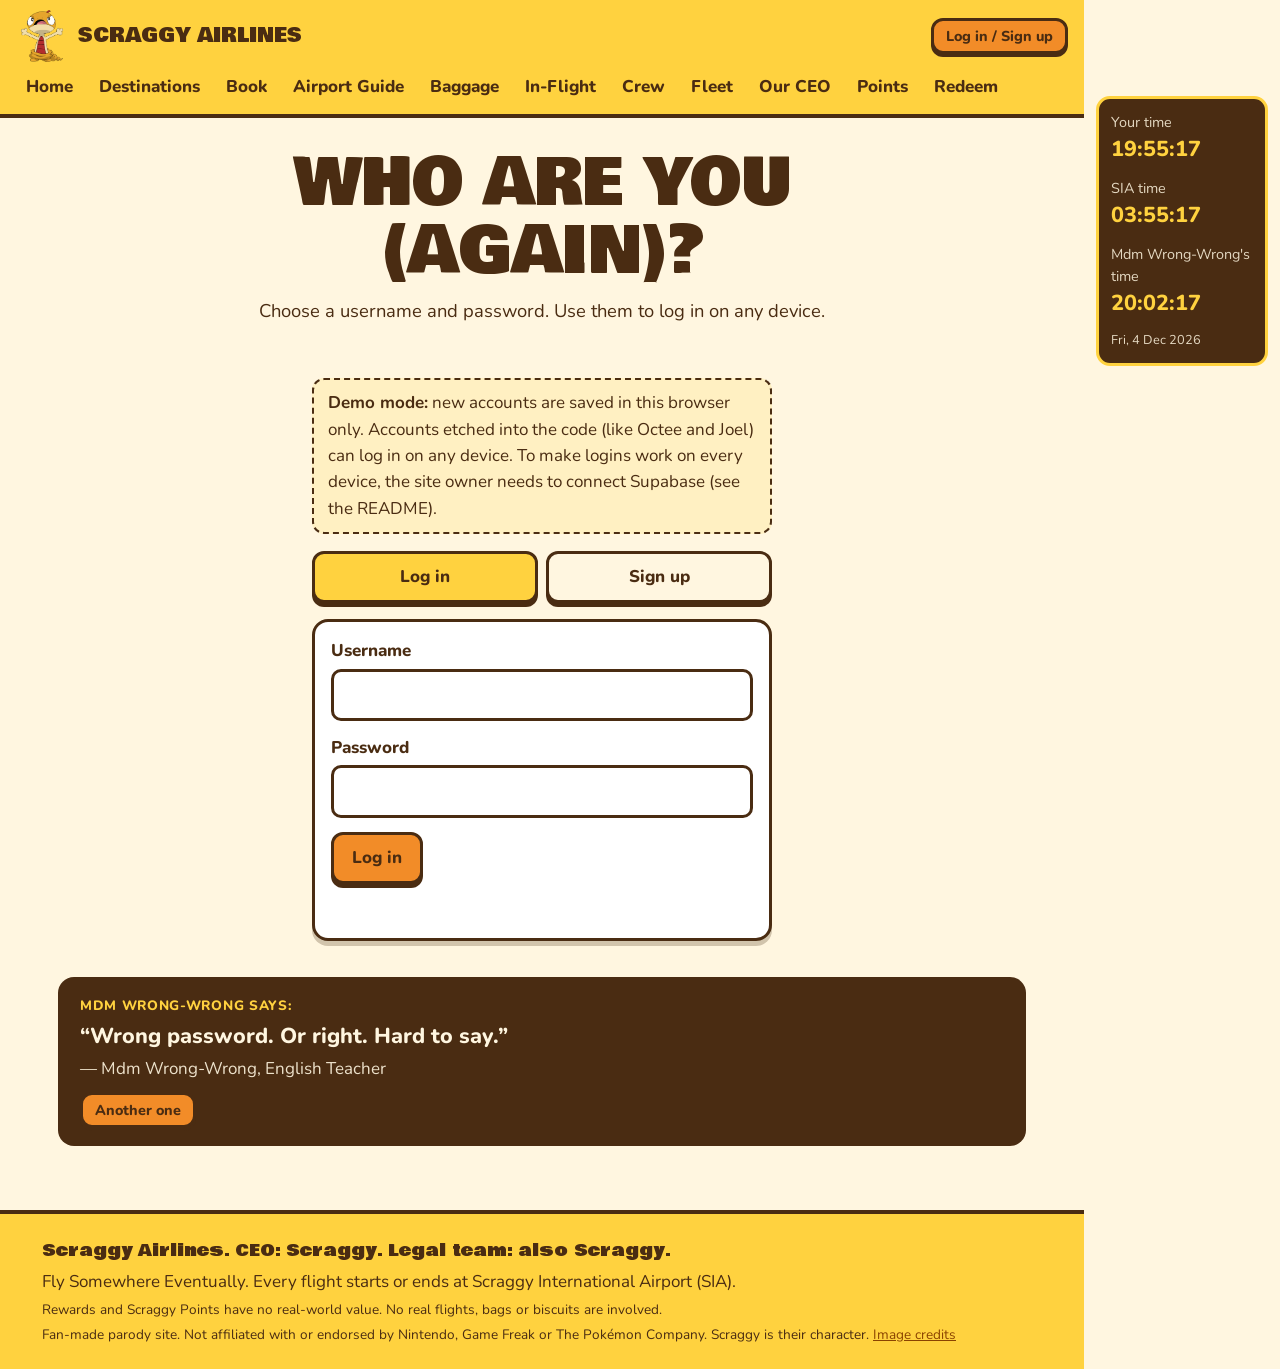
<file: login.html>
<!doctype html>
<html lang="en">
<head>
<meta charset="utf-8">
<meta name="viewport" content="width=device-width, initial-scale=1">
<title>Log in | Scraggy Airlines</title>
<meta name="description" content="Log in or sign up for Scraggy Points with a username and password.">
<link rel="icon" href="assets/favicon.svg" type="image/svg+xml">
<link rel="preconnect" href="https://fonts.googleapis.com">
<link rel="preconnect" href="https://fonts.gstatic.com" crossorigin>
<link href="https://fonts.googleapis.com/css2?family=Bowlby+One&family=Nunito:wght@400;700;800&display=swap" rel="stylesheet">
<link rel="stylesheet" href="css/styles.css">
</head>
<body data-page="login">
<a class="skip" href="#main">Skip to content</a>
<header id="site-header" class="site-header"></header>
<main id="main">
<section class="hero">
<h1 class="headline">WHO ARE YOU<br>(AGAIN)?</h1>
<p class="sub">Choose a username and password. Use them to log in on any device.</p>
</section>
<div class="narrow">
<p id="demo-note" class="note" hidden><strong>Demo mode:</strong> new accounts are saved in this browser only. Accounts etched into the code (like Octee and Joel) can log in on any device. To make logins work on every device, the site owner needs to connect Supabase (see the README).</p>
<div class="tabs" role="tablist" aria-label="Log in or sign up">
<button type="button" class="btn secondary" role="tab" id="tab-login" aria-selected="true">Log in</button>
<button type="button" class="btn secondary" role="tab" id="tab-signup" aria-selected="false">Sign up</button>
</div>
<form id="form-login" class="card" novalidate>
<div class="field"><label for="l-user">Username</label><input type="text" id="l-user" name="username" autocomplete="username" maxlength="20" required></div>
<div class="field"><label for="l-pass">Password</label><input type="password" id="l-pass" name="password" autocomplete="current-password" required></div>
<button class="btn" type="submit">Log in</button>
<p id="msg-login" class="msg" role="alert"></p>
</form>
<form id="form-signup" class="card" novalidate hidden>
<div class="field"><label for="s-user">Choose a username</label><input type="text" id="s-user" name="username" autocomplete="username" maxlength="20" required><p class="hint">3 to 20 letters, numbers or underscores.</p></div>
<div class="field"><label for="s-pass">Choose a password</label><input type="password" id="s-pass" name="password" autocomplete="new-password" required><p class="hint">At least 8 characters.</p></div>
<div class="field"><label for="s-conf">Confirm password</label><input type="password" id="s-conf" name="confirm" autocomplete="new-password" required></div>
<button class="btn" type="submit">Create my Scraggy Points account</button>
<p id="msg-signup" class="msg" role="alert"></p>
<p class="hint">You get 100 welcome points. Do not use a password you use anywhere else. This is a joke airline.</p>
</form>
</div>
<aside id="wrong-wrong" class="quote" data-page="login" aria-label="A quote from Mdm Wrong-Wrong"></aside>
</main>
<footer id="site-footer" class="site-footer"></footer>
<noscript><p style="text-align:center;padding:16px">This site needs JavaScript. Scraggy Airlines needs many things.</p></noscript>
<script type="module" src="js/main.js"></script>
<script type="module" src="js/login.js"></script>
</body>
</html>
</file>
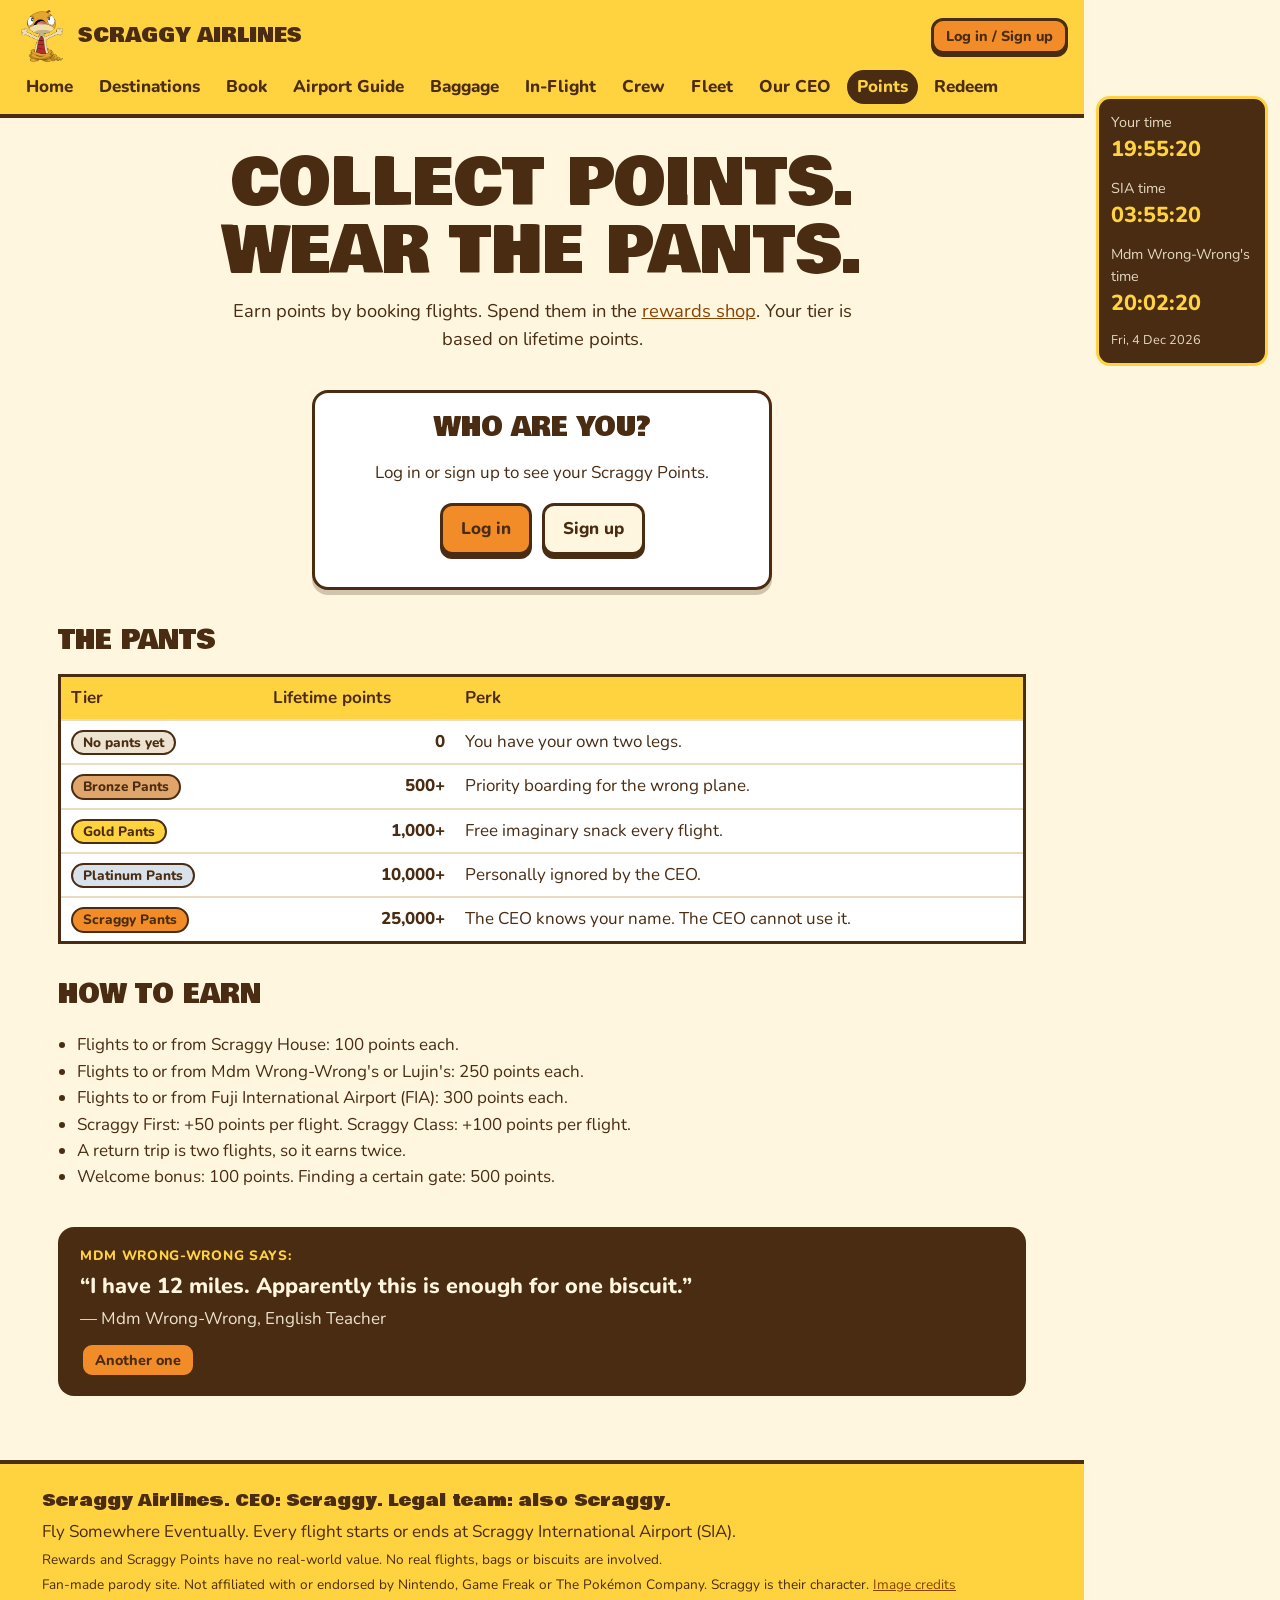
<file: points.html>
<!doctype html>
<html lang="en">
<head>
<meta charset="utf-8">
<meta name="viewport" content="width=device-width, initial-scale=1">
<title>Scraggy Points | Scraggy Airlines</title>
<meta name="description" content="Scraggy Points: earn points by booking flights and reach Bronze, Gold, Platinum and Scraggy Pants.">
<link rel="icon" href="assets/favicon.svg" type="image/svg+xml">
<link rel="preconnect" href="https://fonts.googleapis.com">
<link rel="preconnect" href="https://fonts.gstatic.com" crossorigin>
<link href="https://fonts.googleapis.com/css2?family=Bowlby+One&family=Nunito:wght@400;700;800&display=swap" rel="stylesheet">
<link rel="stylesheet" href="css/styles.css">
</head>
<body data-page="points">
<a class="skip" href="#main">Skip to content</a>
<header id="site-header" class="site-header"></header>
<main id="main">
<section class="hero">
<h1 class="headline">COLLECT POINTS.<br>WEAR THE PANTS.</h1>
<p class="sub">Earn points by booking flights. Spend them in the <a href="redeem.html">rewards shop</a>. Your tier is based on lifetime points.</p>
</section>
<section id="points-guest" class="card narrow center" hidden>
<h2 style="margin-top:0">Who are you?</h2>
<p>Log in or sign up to see your Scraggy Points.</p>
<div class="actions"><a class="btn" href="login.html">Log in</a><a class="btn secondary" href="login.html#signup">Sign up</a></div>
</section>
<section id="points-member" hidden>
<div class="grid">
<div class="card"><p>Welcome back, <strong id="pts-name"></strong></p><p class="big-num" id="pts-balance">0</p><p>points to spend</p><p id="pts-shared" class="note" hidden></p></div>
<div class="card"><p>Lifetime points (decides your tier)</p><p class="big-num" id="pts-lifetime">0</p><p><span id="pts-tier" class="badge"></span></p><p id="pts-perk"></p></div>
</div>
<div class="card" style="margin-top:16px"><label for="pts-progress">Progress to the next pants</label><progress id="pts-progress" value="0" max="1"></progress><p id="pts-next"></p></div>
<h2>History</h2>
<div class="table-wrap"><table><thead><tr><th>Date</th><th>What</th><th>Points</th></tr></thead><tbody id="ledger-rows"></tbody></table></div>
</section>
<h2>The pants</h2>
<div class="table-wrap"><table><thead><tr><th>Tier</th><th>Lifetime points</th><th>Perk</th></tr></thead><tbody id="tier-rows"></tbody></table></div>
<h2>How to earn</h2>
<ul class="plain">
<li>Flights to or from Scraggy House: 100 points each.</li>
<li>Flights to or from Mdm Wrong-Wrong's or Lujin's: 250 points each.</li>
<li>Flights to or from Fuji International Airport (FIA): 300 points each.</li>
<li>Scraggy First: +50 points per flight. Scraggy Class: +100 points per flight.</li>
<li>A return trip is two flights, so it earns twice.</li>
<li>Welcome bonus: 100 points. Finding a certain gate: 500 points.</li>
</ul>
<aside id="wrong-wrong" class="quote" data-page="points" aria-label="A quote from Mdm Wrong-Wrong"></aside>
</main>
<footer id="site-footer" class="site-footer"></footer>
<noscript><p style="text-align:center;padding:16px">This site needs JavaScript. Scraggy Airlines needs many things.</p></noscript>
<script type="module" src="js/main.js"></script>
<script type="module" src="js/points.js"></script>
</body>
</html>
</file>
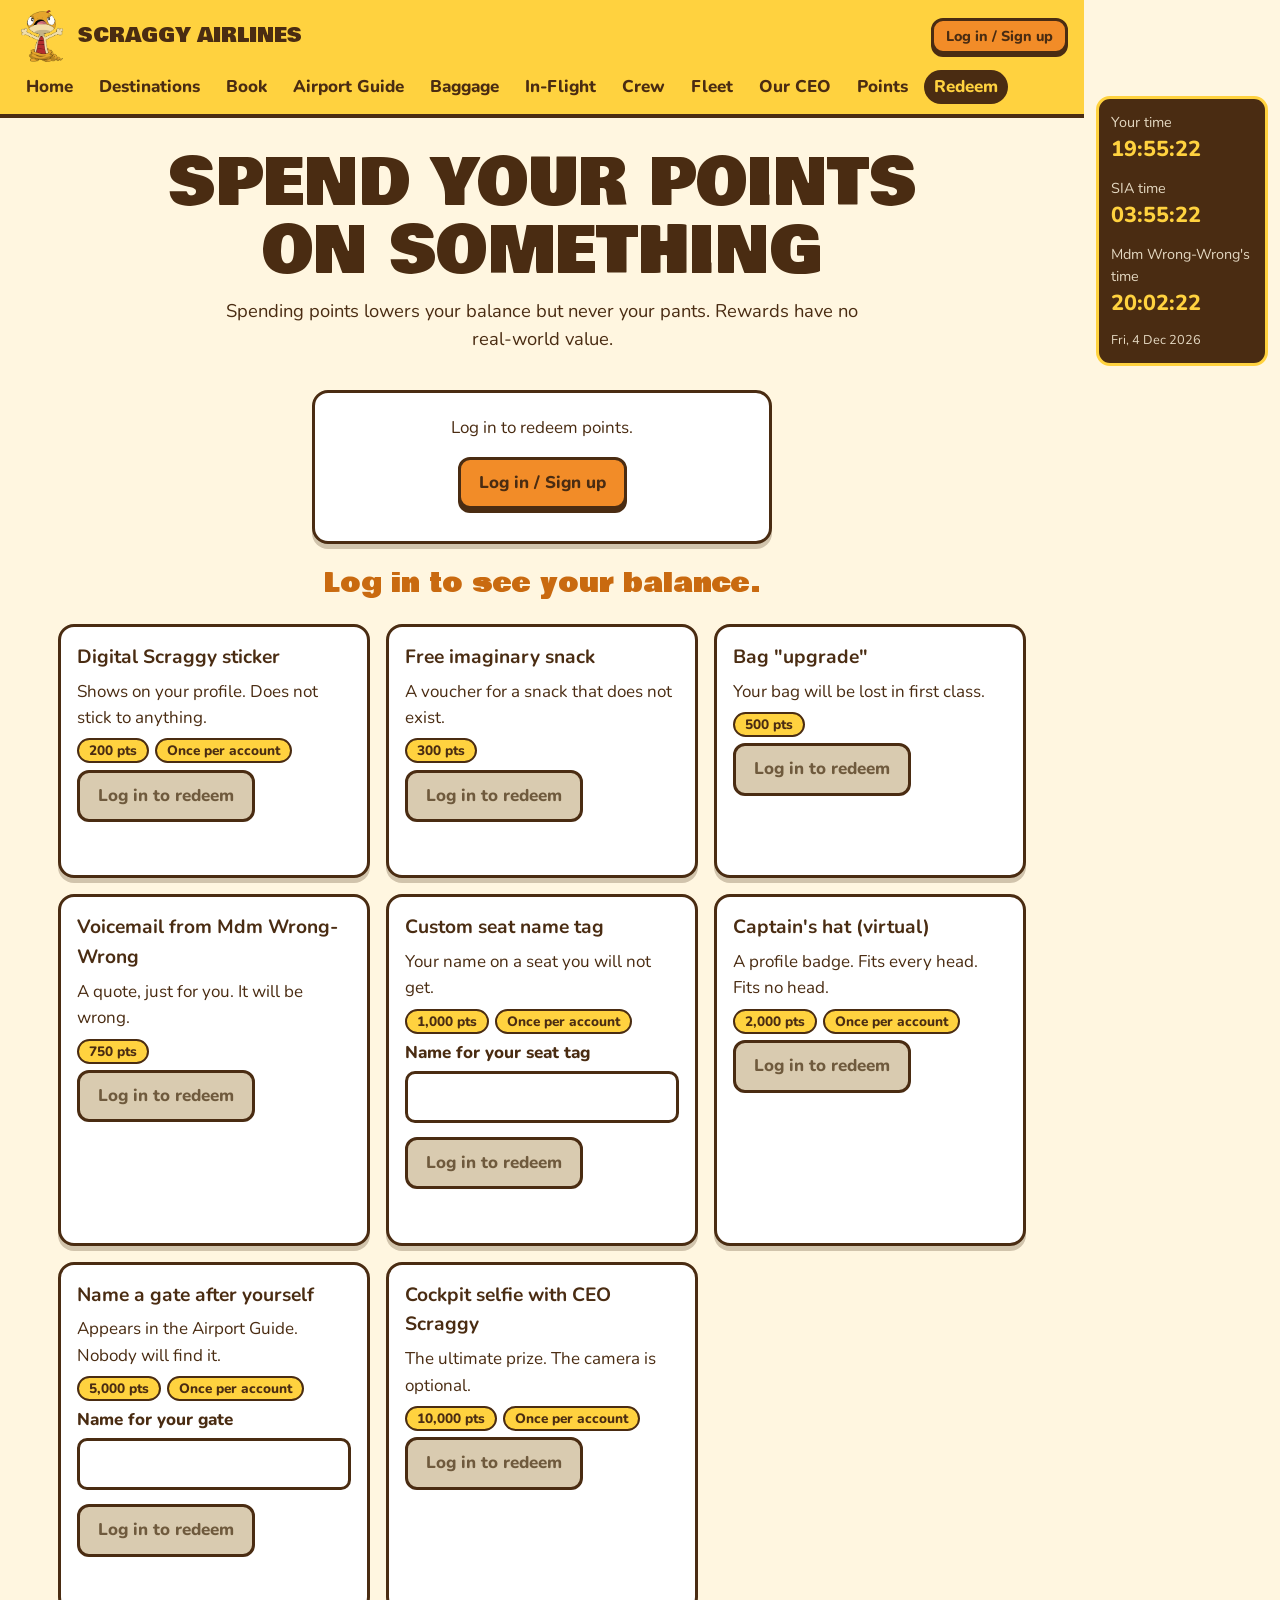
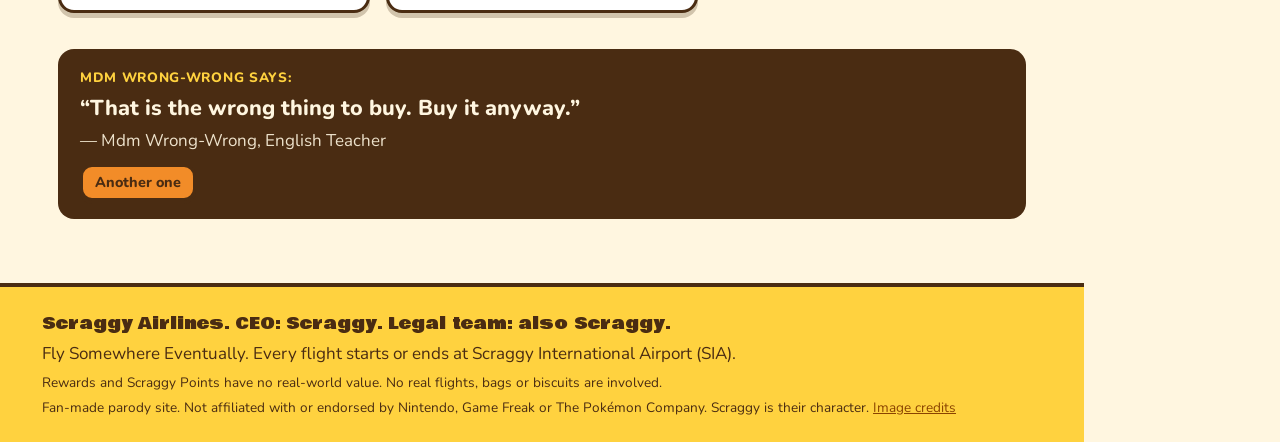
<file: redeem.html>
<!doctype html>
<html lang="en">
<head>
<meta charset="utf-8">
<meta name="viewport" content="width=device-width, initial-scale=1">
<title>Redeem | Scraggy Airlines</title>
<meta name="description" content="Redeem Scraggy Points for joke rewards. Spending points never lowers your tier.">
<link rel="icon" href="assets/favicon.svg" type="image/svg+xml">
<link rel="preconnect" href="https://fonts.googleapis.com">
<link rel="preconnect" href="https://fonts.gstatic.com" crossorigin>
<link href="https://fonts.googleapis.com/css2?family=Bowlby+One&family=Nunito:wght@400;700;800&display=swap" rel="stylesheet">
<link rel="stylesheet" href="css/styles.css">
</head>
<body data-page="redeem">
<a class="skip" href="#main">Skip to content</a>
<header id="site-header" class="site-header"></header>
<main id="main">
<section class="hero">
<h1 class="headline">SPEND YOUR POINTS<br>ON SOMETHING</h1>
<p class="sub">Spending points lowers your balance but never your pants. Rewards have no real-world value.</p>
</section>
<section id="redeem-guest" class="card narrow center" hidden>
<p>Log in to redeem points.</p>
<div class="actions"><a class="btn" href="login.html?next=redeem.html">Log in / Sign up</a></div>
</section>
<p id="redeem-balance" class="center big-num" role="status" style="font-size:1.6rem"></p>
<div id="reward-grid" class="grid"></div>
<aside id="wrong-wrong" class="quote" data-page="redeem" aria-label="A quote from Mdm Wrong-Wrong"></aside>
</main>
<footer id="site-footer" class="site-footer"></footer>
<noscript><p style="text-align:center;padding:16px">This site needs JavaScript. Scraggy Airlines needs many things.</p></noscript>
<script type="module" src="js/main.js"></script>
<script type="module" src="js/redeem.js"></script>
</body>
</html>
</file>
<file: css/styles.css>
:root {
  --orange: #f28c28;
  --orange-dark: #c96a10;
  --yellow: #ffd23f;
  --cream: #fff6e0;
  --brown: #4a2c12;
  --brown-soft: #6b4423;
  --white: #ffffff;
  --ok: #1d6b3a;
  --bad: #a12a1a;
  --radius: 16px;
  --display: "Bowlby One", Impact, "Arial Black", sans-serif;
}

* { box-sizing: border-box; }
html { scroll-behavior: smooth; }
body {
  margin: 0;
  font-family: "Nunito", system-ui, -apple-system, "Segoe UI", sans-serif;
  background: var(--cream);
  color: var(--brown);
  line-height: 1.55;
  font-size: 17px;
}
@media (min-width: 900px) {
  body { padding-right: 196px; } /* room for the live clock on the side */
}
img { max-width: 100%; height: auto; }
a { color: #8a4300; }
a:hover { color: var(--brown); }
:focus-visible { outline: 3px solid var(--brown); outline-offset: 2px; }

.skip { position: absolute; left: -999px; top: 0; background: var(--brown); color: #fff; padding: 8px 12px; z-index: 100; }
.skip:focus { left: 8px; top: 8px; }

/* ---------- Header ---------- */
.site-header { background: var(--yellow); border-bottom: 4px solid var(--brown); padding: 10px 16px; }
.header-inner { max-width: 1100px; margin: 0 auto; display: flex; flex-wrap: wrap; align-items: center; gap: 8px 16px; }
.logo { display: flex; align-items: center; gap: 10px; text-decoration: none; color: var(--brown); font-family: var(--display); font-size: 1.25rem; text-transform: uppercase; line-height: 1; }
.logo-img { width: 52px; height: 52px; object-fit: contain; }
.auth-box { margin-left: auto; display: flex; flex-wrap: wrap; align-items: center; gap: 8px; font-weight: 800; font-size: .95rem; }
.auth-box .who { color: var(--brown); }
.pts { background: var(--brown); color: var(--yellow); padding: 2px 10px; border-radius: 99px; }
.nav-toggle { display: none; }
.site-nav { flex-basis: 100%; display: flex; flex-wrap: wrap; gap: 4px 6px; }
.site-nav a { text-decoration: none; color: var(--brown); font-weight: 800; padding: 4px 10px; border-radius: 99px; }
.site-nav a:hover { background: rgba(74, 44, 18, .12); }
.site-nav a[aria-current="page"] { background: var(--brown); color: var(--yellow); }
@media (max-width: 720px) {
  .nav-toggle { display: inline-block; margin-left: auto; background: var(--brown); color: var(--yellow); border: 0; border-radius: 10px; padding: 8px 14px; font: inherit; font-weight: 800; }
  .auth-box { margin-left: 0; flex-basis: 100%; }
  .site-nav { display: none; flex-direction: column; }
  .site-nav.open { display: flex; }
}

/* ---------- Live clock ---------- */
.clock { background: var(--brown); color: var(--cream); font-variant-numeric: tabular-nums; padding: 8px 12px; font-size: .9rem; display: flex; flex-wrap: wrap; justify-content: center; gap: 4px 18px; }
.clock-row { display: flex; gap: 6px; align-items: baseline; }
.clock-label { opacity: .85; }
.clock-time { font-weight: 800; color: var(--yellow); }
.clock-date { flex-basis: 100%; text-align: center; font-size: .8rem; opacity: .85; }
@media (min-width: 900px) {
  .clock { position: fixed; right: 12px; top: 96px; width: 172px; border-radius: 14px; border: 3px solid var(--yellow); padding: 12px; z-index: 20; display: block; text-align: left; }
  .clock-row { flex-direction: column; gap: 0; margin-bottom: 10px; }
  .clock-time { font-size: 1.35rem; }
  .clock-date { text-align: left; }
}

/* ---------- Layout ---------- */
main { max-width: 1000px; margin: 0 auto; padding: 0 16px 40px; }
.hero { text-align: center; padding: 32px 8px 20px; }
.headline { font-family: var(--display); font-weight: 400; font-size: clamp(2rem, 7vw, 4rem); line-height: 1.05; margin: 0 0 12px; text-transform: uppercase; overflow-wrap: anywhere; }
.sub { font-size: 1.15rem; max-width: 40rem; margin: 0 auto 16px; }
.hero-mascot { width: min(240px, 60vw); height: auto; margin: 8px auto 0; display: block; }
h2 { font-family: var(--display); font-weight: 400; font-size: 1.6rem; margin: 32px 0 12px; text-transform: uppercase; }
h3 { margin: 0 0 6px; font-size: 1.2rem; }
.grid { display: grid; gap: 16px; grid-template-columns: repeat(auto-fit, minmax(240px, 1fr)); }
.card { background: var(--white); border: 3px solid var(--brown); border-radius: var(--radius); padding: 16px; box-shadow: 0 5px 0 rgba(74, 44, 18, .25); }
.card p { margin: 6px 0; }
.stat { text-align: center; }
.stat .big { font-family: var(--display); font-size: 2rem; color: var(--orange-dark); display: block; line-height: 1.1; }
.tag { display: inline-block; background: var(--yellow); border: 2px solid var(--brown); border-radius: 99px; padding: 0 10px; font-weight: 800; font-size: .85rem; margin-right: 6px; }
.center { text-align: center; }
.actions { display: flex; flex-wrap: wrap; gap: 10px; justify-content: center; margin: 16px 0; }
.note { background: #fff0c2; border: 2px dashed var(--brown); border-radius: 12px; padding: 10px 14px; }
ul.plain { padding-left: 1.2rem; }

/* ---------- Buttons and forms ---------- */
.btn { display: inline-block; background: var(--orange); color: var(--brown); border: 3px solid var(--brown); border-radius: 12px; padding: 10px 18px; font: inherit; font-weight: 800; text-decoration: none; cursor: pointer; box-shadow: 0 4px 0 var(--brown); }
.btn:hover { background: var(--yellow); color: var(--brown); }
.btn:active { transform: translateY(3px); box-shadow: 0 1px 0 var(--brown); }
.btn.secondary { background: var(--cream); }
.btn:disabled { background: #d9cbb0; color: #6f5a3d; cursor: not-allowed; box-shadow: none; }
.small-btn { padding: 4px 12px; font-size: .9rem; box-shadow: 0 3px 0 var(--brown); }
label { display: block; font-weight: 800; margin-bottom: 4px; }
input[type="text"], input[type="password"], input[type="date"], select {
  width: 100%; padding: 10px 12px; border: 3px solid var(--brown); border-radius: 10px; font: inherit; background: var(--white); color: var(--brown);
}
.field { margin: 0 0 14px; }
.hint { font-size: .9rem; color: var(--brown-soft); margin: 4px 0 0; }
fieldset { border: 3px solid var(--brown); border-radius: var(--radius); background: var(--white); padding: 16px; margin: 0 0 16px; min-width: 0; }
legend { font-family: var(--display); padding: 0 8px; font-size: 1.2rem; }
.options { display: grid; gap: 10px; grid-template-columns: repeat(auto-fit, minmax(210px, 1fr)); }
.opt { display: block; border: 3px solid var(--brown); border-radius: 12px; padding: 10px 12px; background: var(--white); cursor: pointer; margin: 0; font-weight: 700; }
.opt small { display: block; font-weight: 400; }
.opt:has(input:checked) { background: var(--yellow); }
.opt input { margin-right: 8px; accent-color: var(--brown); }
.check { display: flex; gap: 10px; align-items: flex-start; font-weight: 700; margin-bottom: 10px; }
.check input { margin-top: 6px; accent-color: var(--brown); }
.msg { min-height: 1.5em; font-weight: 800; margin: 8px 0; }
.msg.error { color: var(--bad); }
.msg.ok { color: var(--ok); }
.form-nav { display: flex; gap: 10px; justify-content: space-between; flex-wrap: wrap; }
.steps { display: flex; flex-wrap: wrap; gap: 6px; list-style: none; padding: 0; margin: 0 0 16px; }
.steps li { padding: 2px 12px; border: 2px solid var(--brown); border-radius: 99px; font-weight: 800; font-size: .85rem; background: var(--white); }
.steps li[aria-current="step"] { background: var(--brown); color: var(--yellow); }
.tabs { display: flex; gap: 8px; margin-bottom: 16px; }
.tabs button { flex: 1; }
.tabs button[aria-selected="true"] { background: var(--yellow); }
.narrow { max-width: 460px; margin: 0 auto; }

/* ---------- Review and boarding pass ---------- */
.review { display: grid; grid-template-columns: max-content 1fr; gap: 4px 16px; margin: 0; }
.review dt { font-weight: 800; }
.review dd { margin: 0; overflow-wrap: anywhere; }
.pass { background: var(--white); border: 3px dashed var(--brown); border-radius: 12px; padding: 14px 16px; margin: 12px 0; }
.pass-top { display: flex; justify-content: space-between; flex-wrap: wrap; gap: 6px; align-items: baseline; }
.pass .flight { font-family: var(--display); font-size: 1.6rem; }
.pass .route { font-weight: 800; font-size: 1.1rem; }
.pass dl { margin: 8px 0 0; }

/* ---------- Points, tiers, tables ---------- */
.badge { display: inline-block; border: 2px solid var(--brown); border-radius: 99px; padding: 0 10px; font-weight: 800; font-size: .85rem; background: #eee; }
.badge-none { background: #ece3d0; }
.badge-bronze { background: #e0a56b; }
.badge-gold { background: #ffd23f; }
.badge-platinum { background: #d9e2ea; }
.badge-scraggy { background: var(--orange); }
.big-num { font-family: var(--display); font-size: 2.4rem; color: var(--orange-dark); line-height: 1.1; }
progress { width: 100%; height: 22px; accent-color: var(--orange); }
.table-wrap { overflow-x: auto; }
table { width: 100%; border-collapse: collapse; background: var(--white); border: 3px solid var(--brown); }
th, td { padding: 8px 10px; text-align: left; border-bottom: 2px solid #eadcc0; }
th { background: var(--yellow); }
td.num { text-align: right; font-variant-numeric: tabular-nums; font-weight: 800; }
.pos { color: var(--ok); }
.neg { color: var(--bad); }
tr.you { background: #fff0c2; }

/* ---------- Airport ---------- */
.gates { list-style: none; padding: 0; margin: 0; display: grid; gap: 12px; grid-template-columns: repeat(auto-fill, minmax(230px, 1fr)); }
.gate { background: var(--white); border: 3px solid var(--brown); border-radius: 12px; padding: 12px 14px; }
.gate .gate-id { font-family: var(--display); font-size: 1.3rem; color: var(--orange-dark); }
.gate.real { border-color: var(--orange-dark); background: #fff0c2; }
.gate.magic { grid-column: 1 / -1; background: repeating-linear-gradient(0deg, #8b4a2b 0 26px, #6d3820 26px 30px), #8b4a2b; color: #fff; border-style: dashed; }
.gate.magic .gate-id { color: var(--yellow); }
.gate.magic .msg.error { color: #ffd0c8; }
.gate.magic .msg.ok { color: #c9f5d5; }
.gate.magic input { max-width: 320px; }
.gate.magic form { display: flex; flex-wrap: wrap; gap: 10px; align-items: end; }
.secret-room { background: var(--cream); color: var(--brown); border: 3px solid var(--yellow); border-radius: 12px; padding: 12px 16px; margin-top: 12px; }

/* ---------- Quote box ---------- */
.quote { background: var(--brown); color: var(--cream); border-radius: var(--radius); padding: 18px 22px; margin: 36px 0 0; }
.quote-label { margin: 0; font-weight: 800; color: var(--yellow); text-transform: uppercase; letter-spacing: .05em; font-size: .85rem; }
.quote-text { margin: 6px 0; font-size: 1.35rem; font-weight: 800; line-height: 1.3; }
.quote-who { margin: 0 0 10px; opacity: .9; }

/* ---------- Footer ---------- */
.site-footer { background: var(--yellow); border-top: 4px solid var(--brown); padding: 20px 16px; margin-top: 24px; }
.footer-inner { max-width: 1000px; margin: 0 auto; }
.footer-inner p { margin: 4px 0; }
.footer-main { font-family: var(--display); }
.small { font-size: .85rem; }

@media (prefers-reduced-motion: reduce) { html { scroll-behavior: auto; } .btn:active { transform: none; } }
</file>
